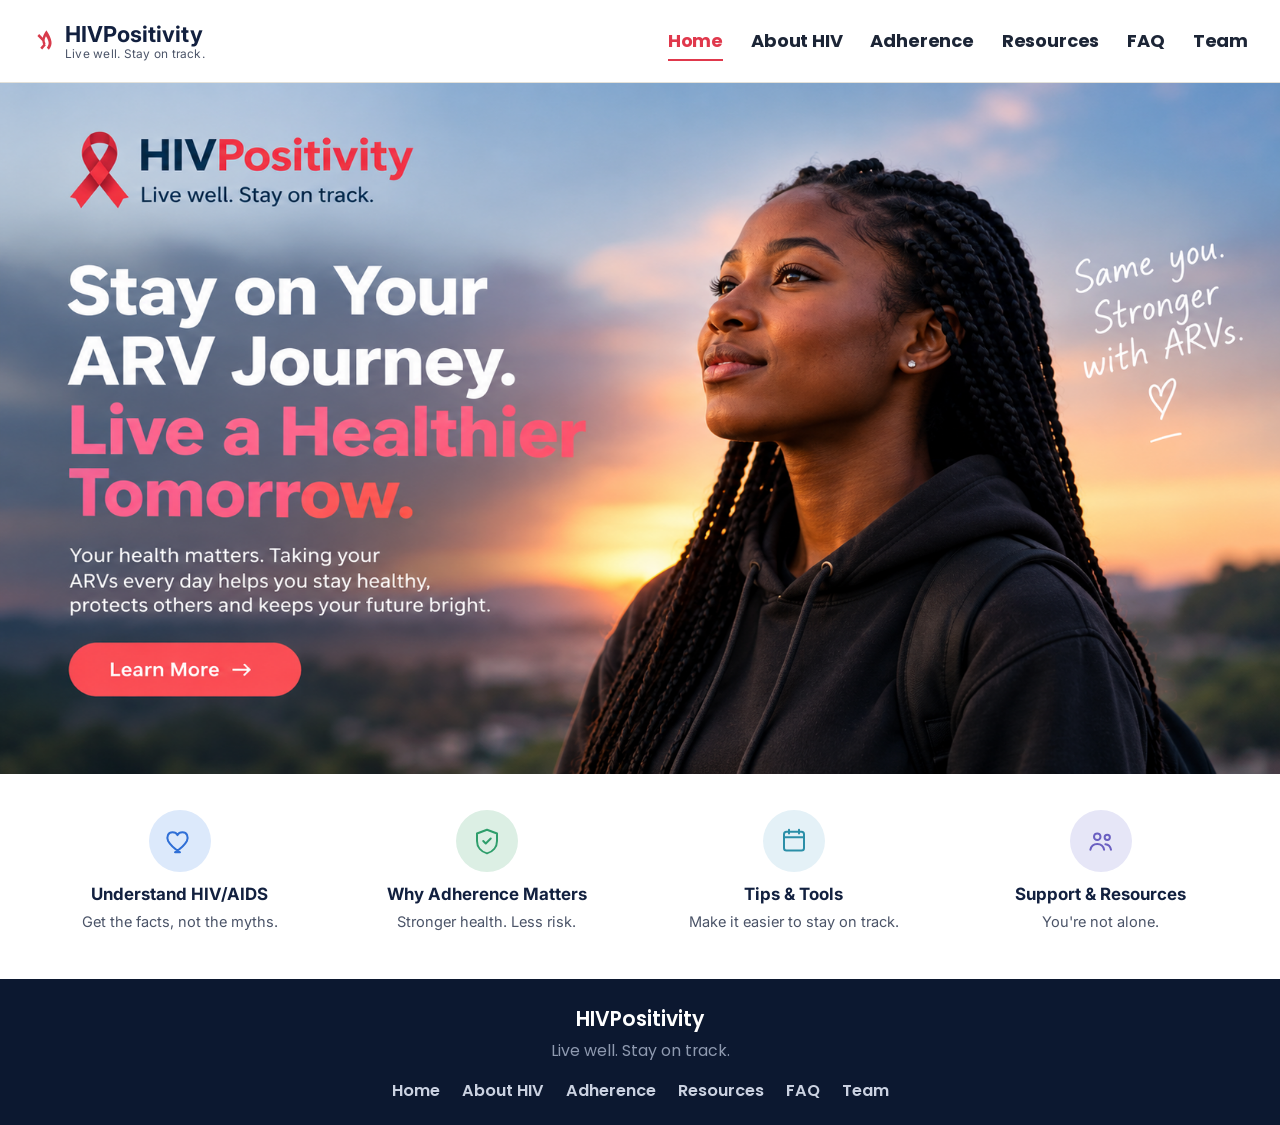
<file: index.html>
<!doctype html>
<html lang="en">
  <head>
    <meta charset="UTF-8" />
    <meta name="viewport" content="width=device-width, initial-scale=1.0" />
    <title>HIVPositivity — Live well. Stay on track.</title>
    <meta
      name="description"
      content="HIVPositivity helps people living with HIV understand their condition and stay consistent with treatment, with clear facts, practical tools and trusted support."
    />
    <link rel="preconnect" href="https://fonts.googleapis.com" />
    <link rel="preconnect" href="https://fonts.gstatic.com" crossorigin />
    <link
      href="https://fonts.googleapis.com/css2?family=Inter:wght@400;500;600;700&family=Poppins:wght@500;600;700&display=swap"
      rel="stylesheet"
    />
    <link rel="stylesheet" href="css/style.css" />
  </head>
  <body>
    <a class="skip-link" href="#main">Skip to content</a>

    <header class="site-header">
      <div class="container">
        <a class="logo" href="index.html">
          <svg
            class="logo-mark"
            viewBox="0 0 32 32"
            fill="none"
            xmlns="http://www.w3.org/2000/svg"
            aria-hidden="true"
          >
            <path
              d="M17.2 3.3c-2.5 3.2-4 6.2-4.4 8.8L8.5 7.6 6.4 10l5.8 6.1c.1 1.7.7 3.4 1.8 5.1l2.1-2.1c-1.6-2.7-1.5-5.6.4-8.7 1.7 2.5 2.8 4.8 3.1 6.9.4 2.2-.3 4.4-2 6.8l2.4 2.2c2.5-3.2 3.5-6.3 3.1-9.4-.5-3.9-2.4-8.4-6.1-13.6Z"
              fill="#d83b4b"
            />
            <path d="m14.4 18.6-4.6 5.5 2.3 2 4.3-5.2" fill="#d83b4b" />
          </svg>
          <span class="logo-text">
            <span class="name">HIVPositivity</span>
            <span class="tagline">Live well. Stay on track.</span>
          </span>
        </a>

        <button
          class="nav-toggle"
          aria-expanded="false"
          aria-controls="main-nav"
          aria-label="Toggle navigation menu"
        >
          <span></span><span></span><span></span>
        </button>

        <nav class="main-nav" id="main-nav" aria-label="Primary">
          <ul>
            <li><a href="index.html" aria-current="page">Home</a></li>
            <li><a href="understanding-hiv.html">About HIV</a></li>
            <li><a href="adherence.html">Adherence</a></li>
            <li><a href="resources.html">Resources</a></li>
            <li><a href="faq.html">FAQ</a></li>
            <li><a href="team.html">Team</a></li>
          </ul>
        </nav>
      </div>
    </header>

    <main id="main">
      <section class="hero">
        <div class="hero-image" aria-hidden="true"></div>
        <div class="hero-shade" aria-hidden="true"></div>
        <div class="container">
          <div class="hero-content">
            <h1>
              Your Health.<br />Your Journey.<br /><span class="accent"
                >HIVPositivity.</span
              >
            </h1>
            <p class="hero-sub">
              Stay informed. Stay consistent. Live a healthier, brighter future.
            </p>
            <a class="btn btn-primary" href="understanding-hiv.html"
              >Learn More <span aria-hidden="true">→</span></a
            >
          </div>
        </div>
      </section>

      <section class="feature-grid">
        <div class="container">
          <div class="grid">
            <a class="feature-card" href="understanding-hiv.html">
              <span class="feature-icon" aria-hidden="true">
                <svg
                  viewBox="0 0 24 24"
                  fill="none"
                  xmlns="http://www.w3.org/2000/svg"
                >
                  <path
                    d="M12 21s-7-4.35-9.5-9C1 8.5 2.5 5 6 5c2 0 3.5 1.2 4 2.3.5-1.1 2-2.3 4-2.3 3.5 0 5 3.5 3.5 7-2.5 4.65-9.5 9-9.5 9Z"
                    stroke="#2f6fd6"
                    stroke-width="1.6"
                    stroke-linejoin="round"
                  />
                </svg>
              </span>
              <h3>Understand HIV/AIDS</h3>
              <p>Get the facts, not the myths.</p>
            </a>

            <a class="feature-card" href="adherence.html">
              <span class="feature-icon" aria-hidden="true">
                <svg
                  viewBox="0 0 24 24"
                  fill="none"
                  xmlns="http://www.w3.org/2000/svg"
                >
                  <path
                    d="M12 3 4 6v6c0 5 3.4 8.7 8 9.9 4.6-1.2 8-4.9 8-9.9V6l-8-3Z"
                    stroke="#2e9e6b"
                    stroke-width="1.6"
                    stroke-linejoin="round"
                  />
                  <path
                    d="M9 12l2 2 4-4"
                    stroke="#2e9e6b"
                    stroke-width="1.6"
                    stroke-linecap="round"
                    stroke-linejoin="round"
                  />
                </svg>
              </span>
              <h3>Why Adherence Matters</h3>
              <p>Stronger health. Less risk.</p>
            </a>

            <a class="feature-card" href="tips-and-tools.html">
              <span class="feature-icon" aria-hidden="true">
                <svg
                  viewBox="0 0 24 24"
                  fill="none"
                  xmlns="http://www.w3.org/2000/svg"
                >
                  <rect
                    x="4"
                    y="4.5"
                    width="16"
                    height="15"
                    rx="2"
                    stroke="#2b8fa8"
                    stroke-width="1.6"
                  />
                  <path
                    d="M4 9h16M8 3v3M16 3v3"
                    stroke="#2b8fa8"
                    stroke-width="1.6"
                    stroke-linecap="round"
                  />
                </svg>
              </span>
              <h3>Tips &amp; Tools</h3>
              <p>Make it easier to stay on track.</p>
            </a>

            <a class="feature-card" href="resources.html">
              <span class="feature-icon" aria-hidden="true">
                <svg
                  viewBox="0 0 24 24"
                  fill="none"
                  xmlns="http://www.w3.org/2000/svg"
                >
                  <circle
                    cx="9"
                    cy="8.5"
                    r="2.6"
                    stroke="#6a5fc1"
                    stroke-width="1.6"
                  />
                  <path
                    d="M3.5 19c.6-3 2.7-4.7 5.5-4.7s4.9 1.7 5.5 4.7"
                    stroke="#6a5fc1"
                    stroke-width="1.6"
                    stroke-linecap="round"
                  />
                  <circle
                    cx="17"
                    cy="9"
                    r="2.1"
                    stroke="#6a5fc1"
                    stroke-width="1.6"
                  />
                  <path
                    d="M15.5 14.6c2.4.2 4 1.8 4.5 4.4"
                    stroke="#6a5fc1"
                    stroke-width="1.6"
                    stroke-linecap="round"
                  />
                </svg>
              </span>
              <h3>Support &amp; Resources</h3>
              <p>You're not alone.</p>
            </a>
          </div>
        </div>
      </section>
    </main>

    <footer class="site-footer">
      <div class="container">
        <div class="footer-brand">HIVPositivity</div>
        <div class="footer-tagline">Live well. Stay on track.</div>
        <nav aria-label="Footer">
          <ul class="footer-nav">
            <li><a href="index.html">Home</a></li>
            <li><a href="understanding-hiv.html">About HIV</a></li>
            <li><a href="adherence.html">Adherence</a></li>
            <li><a href="resources.html">Resources</a></li>
            <li><a href="faq.html">FAQ</a></li>
            <li><a href="team.html">Team</a></li>
          </ul>
        </nav>
      </div>
    </footer>

    <script src="main.js"></script>
  </body>
</html>
</file>
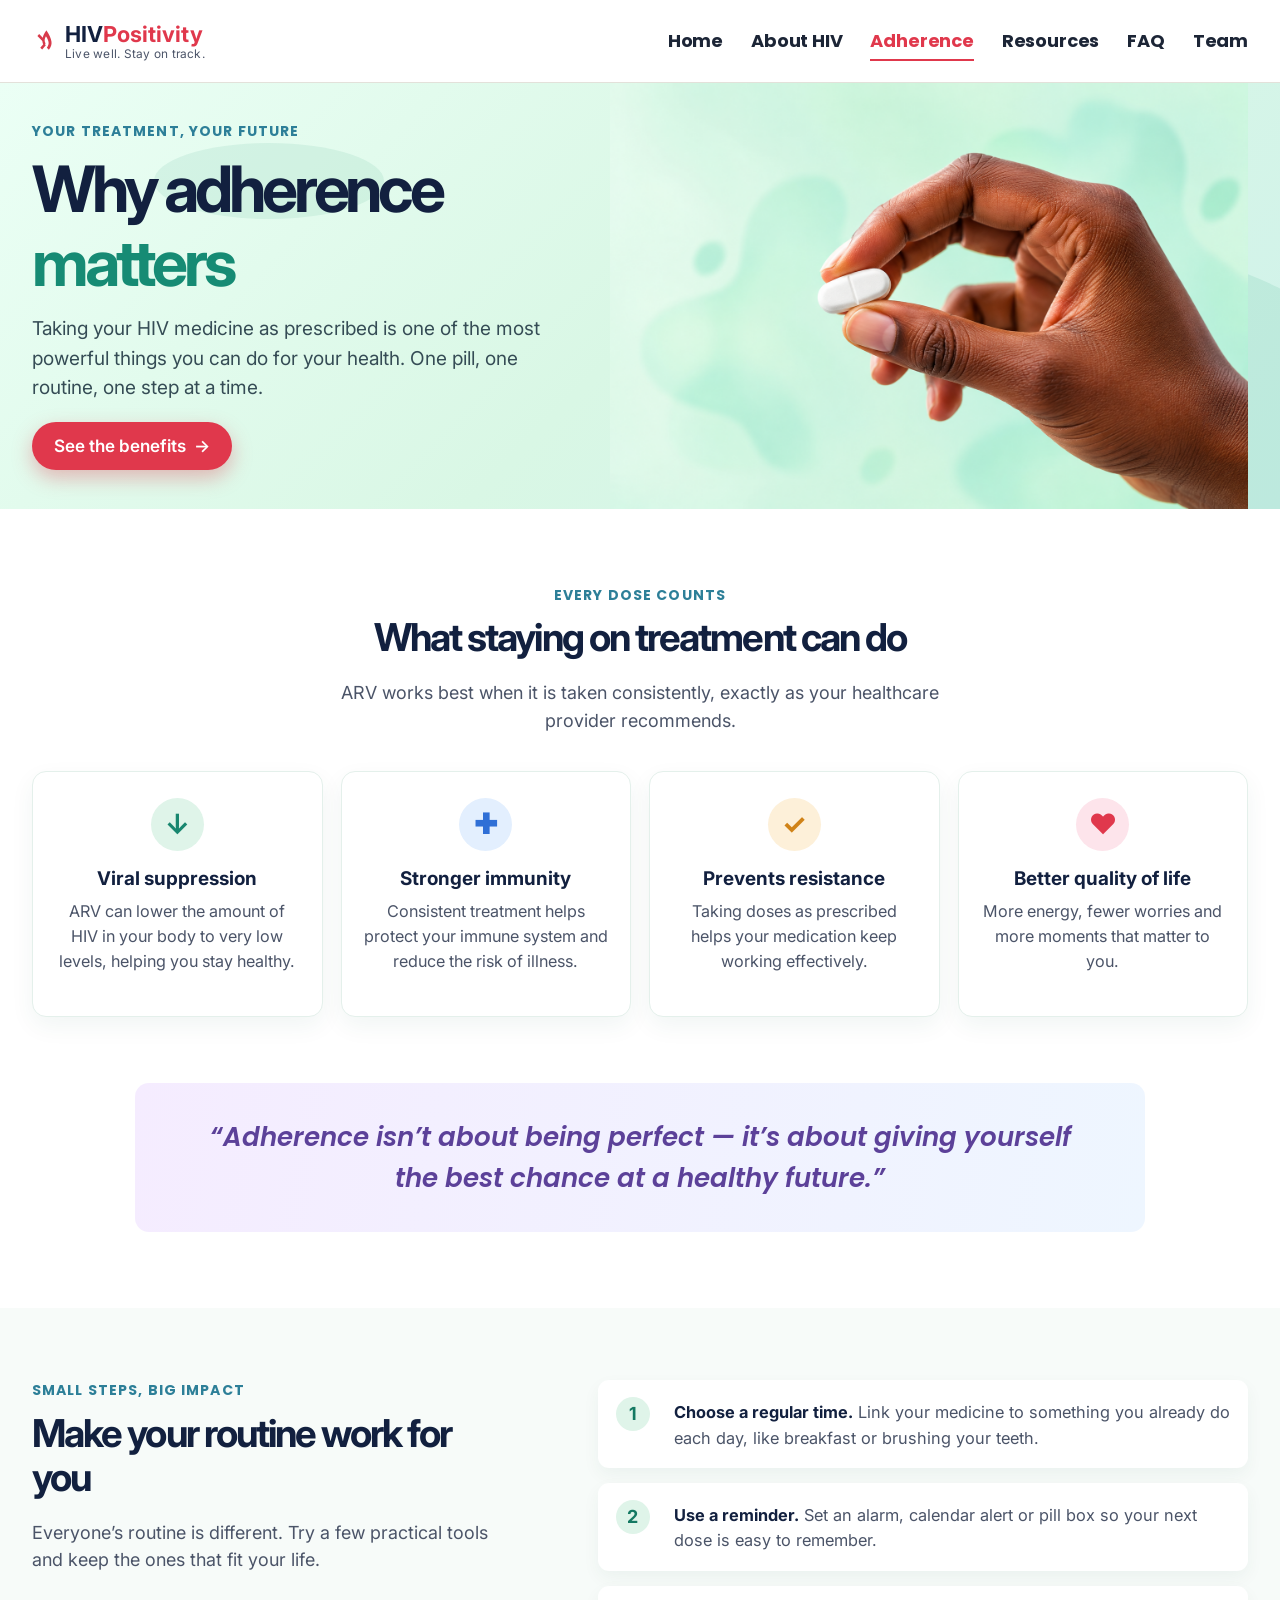
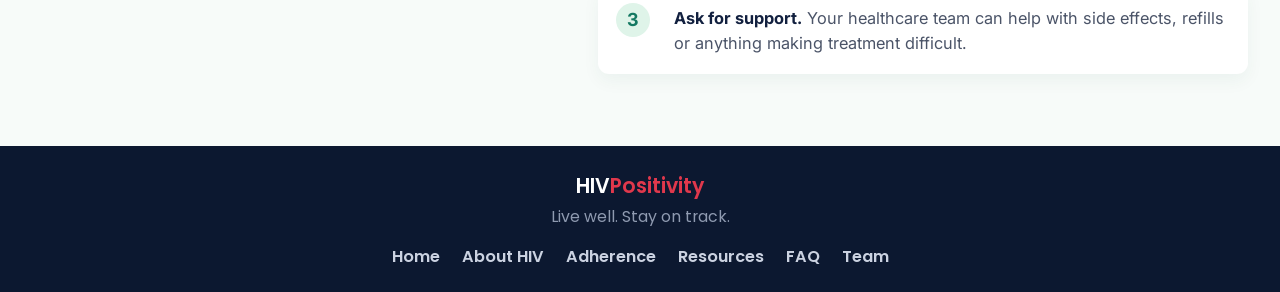
<file: adherence.html>
<!doctype html>
<html lang="en">
  <head>
    <meta charset="UTF-8" />
    <meta name="viewport" content="width=device-width, initial-scale=1.0" />
    <title>Why Adherence Matters | HIVPositivity</title>
    <meta
      name="description"
      content="Learn why taking HIV treatment consistently matters and find practical ways to stay on track."
    />
    <link rel="preconnect" href="https://fonts.googleapis.com" />
    <link rel="preconnect" href="https://fonts.gstatic.com" crossorigin />
    <link
      href="https://fonts.googleapis.com/css2?family=Inter:wght@400;500;600;700&family=Poppins:wght@500;600;700&display=swap"
      rel="stylesheet"
    />
    <link rel="stylesheet" href="css/style.css" />
  </head>
  <body class="adherence-page">
    <a class="skip-link" href="#main">Skip to content</a>
    <header class="site-header">
      <div class="container">
        <a class="logo" href="index.html" aria-label="HIVPositivity home">
          <svg
            class="logo-mark"
            viewBox="0 0 32 32"
            fill="none"
            xmlns="http://www.w3.org/2000/svg"
            aria-hidden="true"
          >
            <path
              d="M17.2 3.3c-2.5 3.2-4 6.2-4.4 8.8L8.5 7.6 6.4 10l5.8 6.1c.1 1.7.7 3.4 1.8 5.1l2.1-2.1c-1.6-2.7-1.5-5.6.4-8.7 1.7 2.5 2.8 4.8 3.1 6.9.4 2.2-.3 4.4-2 6.8l2.4 2.2c2.5-3.2 3.5-6.3 3.1-9.4-.5-3.9-2.4-8.4-6.1-13.6Z"
              fill="#d83b4b"
            />
            <path d="m14.4 18.6-4.6 5.5 2.3 2 4.3-5.2" fill="#d83b4b" />
          </svg>
          <span class="logo-text"
            ><span class="name"
              >HIV<span class="logo-positive">Positivity</span></span
            ><span class="tagline">Live well. Stay on track.</span></span
          >
        </a>
        <button
          class="nav-toggle"
          aria-expanded="false"
          aria-controls="main-nav"
          aria-label="Toggle navigation menu"
        >
          <span></span><span></span><span></span>
        </button>
        <nav class="main-nav" id="main-nav" aria-label="Primary">
          <ul>
            <li><a href="index.html">Home</a></li>
            <li><a href="understanding-hiv.html">About HIV</a></li>
            <li><a href="adherence.html" aria-current="page">Adherence</a></li>
            <li><a href="resources.html">Resources</a></li>
            <li><a href="faq.html">FAQ</a></li>
            <li><a href="team.html">Team</a></li>
          </ul>
        </nav>
      </div>
    </header>

    <main id="main">
      <section class="adherence-hero">
        <div class="container adherence-hero-inner">
          <div class="adherence-hero-copy">
            <p class="eyebrow">Your treatment, your future</p>
            <h1>Why adherence<br /><span>matters</span></h1>
            <p>
              Taking your HIV medicine as prescribed is one of the most powerful
              things you can do for your health. One pill, one routine, one step
              at a time.
            </p>
            <a class="btn btn-primary" href="#benefits"
              >See the benefits <span aria-hidden="true">→</span></a
            >
          </div>
          <div class="adherence-image">
            <img src="imgs/img3.png" alt="A hand holding a white tablet" />
          </div>
        </div>
      </section>

      <section class="benefits-section" id="benefits">
        <div class="container">
          <div class="section-intro">
            <p class="eyebrow">Every dose counts</p>
            <h2>What staying on treatment can do</h2>
            <p>
              ARV works best when it is taken consistently, exactly as your
              healthcare provider recommends.
            </p>
          </div>
          <div class="benefit-grid">
            <article class="benefit-card">
              <span class="benefit-icon">↓</span>
              <h3>Viral suppression</h3>
              <p>
                ARV can lower the amount of HIV in your body to very low levels,
                helping you stay healthy.
              </p>
            </article>
            <article class="benefit-card">
              <span class="benefit-icon">✚</span>
              <h3>Stronger immunity</h3>
              <p>
                Consistent treatment helps protect your immune system and reduce
                the risk of illness.
              </p>
            </article>
            <article class="benefit-card">
              <span class="benefit-icon">✓</span>
              <h3>Prevents resistance</h3>
              <p>
                Taking doses as prescribed helps your medication keep working
                effectively.
              </p>
            </article>
            <article class="benefit-card">
              <span class="benefit-icon">♥</span>
              <h3>Better quality of life</h3>
              <p>
                More energy, fewer worries and more moments that matter to you.
              </p>
            </article>
          </div>
        </div>
      </section>

      <section class="adherence-message">
        <div class="container">
          <blockquote>
            “Adherence isn’t about being perfect — it’s about giving yourself
            the best chance at a healthy future.”
          </blockquote>
        </div>
      </section>

      <section class="adherence-steps">
        <div class="container steps-layout">
          <div>
            <p class="eyebrow">Small steps, big impact</p>
            <h2>Make your routine work for you</h2>
            <p>
              Everyone’s routine is different. Try a few practical tools and
              keep the ones that fit your life.
            </p>
          </div>
          <div class="step-list">
            <div>
              <strong>1</strong>
              <p>
                <b>Choose a regular time.</b> Link your medicine to something
                you already do each day, like breakfast or brushing your teeth.
              </p>
            </div>
            <div>
              <strong>2</strong>
              <p>
                <b>Use a reminder.</b> Set an alarm, calendar alert or pill box
                so your next dose is easy to remember.
              </p>
            </div>
            <div>
              <strong>3</strong>
              <p>
                <b>Ask for support.</b> Your healthcare team can help with side
                effects, refills or anything making treatment difficult.
              </p>
            </div>
          </div>
        </div>
      </section>
    </main>

    <footer class="site-footer">
      <div class="container">
        <div class="footer-brand">
          HIV<span class="logo-positive">Positivity</span>
        </div>
        <div class="footer-tagline">Live well. Stay on track.</div>
        <nav aria-label="Footer">
          <ul class="footer-nav">
            <li><a href="index.html">Home</a></li>
            <li><a href="understanding-hiv.html">About HIV</a></li>
            <li><a href="adherence.html">Adherence</a></li>
            <li><a href="resources.html">Resources</a></li>
            <li><a href="faq.html">FAQ</a></li>
            <li><a href="team.html">Team</a></li>
          </ul>
        </nav>
      </div>
    </footer>
    <script src="main.js"></script>
  </body>
</html>
</file>
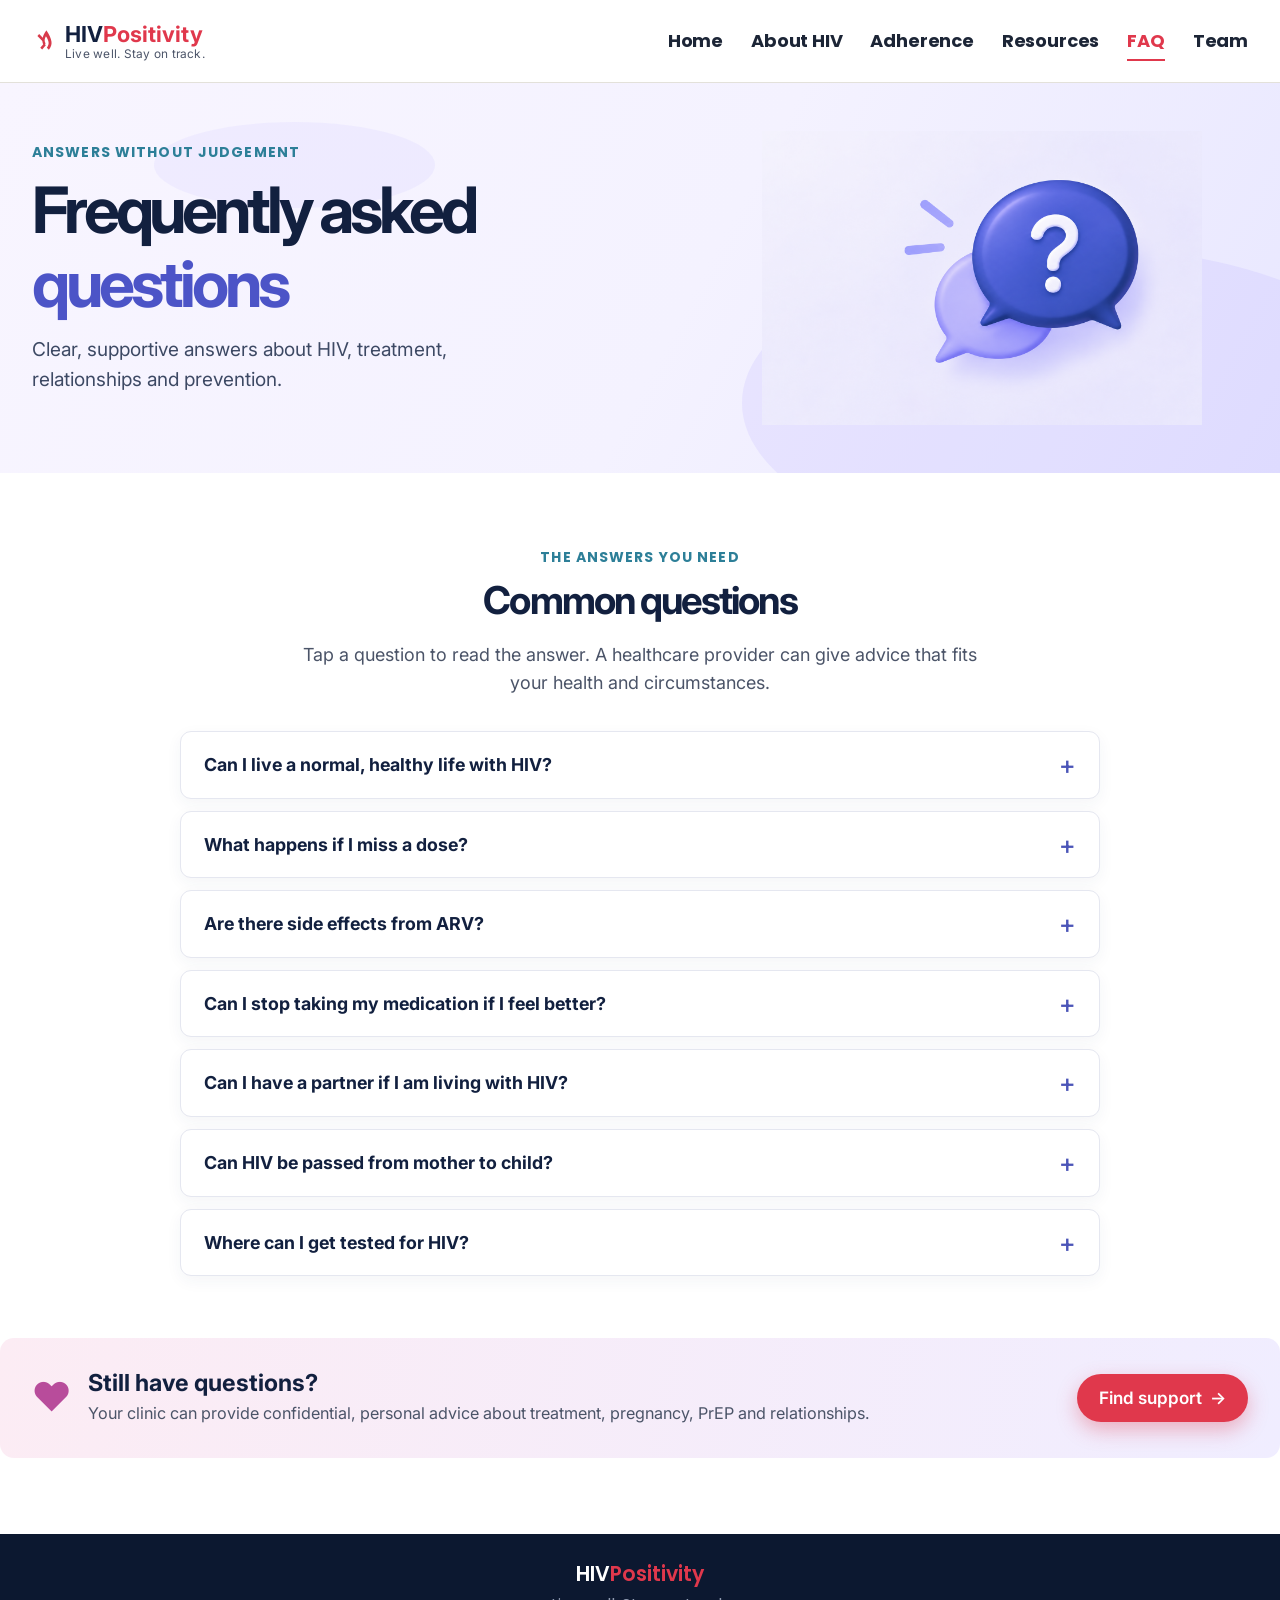
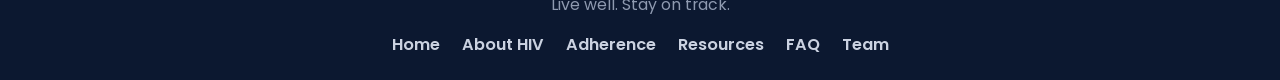
<file: faq.html>
<!doctype html>
<html lang="en">
  <head>
    <meta charset="UTF-8" />
    <meta name="viewport" content="width=device-width, initial-scale=1.0" />
    <title>Frequently Asked Questions | HIVPositivity</title>
    <meta
      name="description"
      content="Clear answers to common questions about living with HIV, treatment, relationships and prevention in Botswana."
    />
    <link rel="preconnect" href="https://fonts.googleapis.com" />
    <link rel="preconnect" href="https://fonts.gstatic.com" crossorigin />
    <link
      href="https://fonts.googleapis.com/css2?family=Inter:wght@400;500;600;700&family=Poppins:wght@500;600;700&display=swap"
      rel="stylesheet"
    />
    <link rel="stylesheet" href="css/style.css" />
  </head>
  <body class="faq-page">
    <a class="skip-link" href="#main">Skip to content</a>
    <header class="site-header">
      <div class="container">
        <a class="logo" href="index.html" aria-label="HIVPositivity home">
          <svg
            class="logo-mark"
            viewBox="0 0 32 32"
            fill="none"
            xmlns="http://www.w3.org/2000/svg"
            aria-hidden="true"
          >
            <path
              d="M17.2 3.3c-2.5 3.2-4 6.2-4.4 8.8L8.5 7.6 6.4 10l5.8 6.1c.1 1.7.7 3.4 1.8 5.1l2.1-2.1c-1.6-2.7-1.5-5.6.4-8.7 1.7 2.5 2.8 4.8 3.1 6.9.4 2.2-.3 4.4-2 6.8l2.4 2.2c2.5-3.2 3.5-6.3 3.1-9.4-.5-3.9-2.4-8.4-6.1-13.6Z"
              fill="#d83b4b"
            />
            <path d="m14.4 18.6-4.6 5.5 2.3 2 4.3-5.2" fill="#d83b4b" />
          </svg>
          <span class="logo-text"
            ><span class="name"
              >HIV<span class="logo-positive">Positivity</span></span
            ><span class="tagline">Live well. Stay on track.</span></span
          >
        </a>
        <button
          class="nav-toggle"
          aria-expanded="false"
          aria-controls="main-nav"
          aria-label="Toggle navigation menu"
        >
          <span></span><span></span><span></span>
        </button>
        <nav class="main-nav" id="main-nav" aria-label="Primary">
          <ul>
            <li><a href="index.html">Home</a></li>
            <li><a href="understanding-hiv.html">About HIV</a></li>
            <li><a href="adherence.html">Adherence</a></li>
            <li><a href="resources.html">Resources</a></li>
            <li><a href="faq.html" aria-current="page">FAQ</a></li>
            <li><a href="team.html">Team</a></li>
          </ul>
        </nav>
      </div>
    </header>

    <main id="main">
      <section class="faq-hero">
        <div class="container faq-hero-inner">
          <div>
            <p class="eyebrow">Answers without judgement</p>
            <h1>Frequently asked<br /><span>questions</span></h1>
            <p>
              Clear, supportive answers about HIV, treatment, relationships and
              prevention.
            </p>
          </div>
          <div class="faq-hero-art">
            <img
              src="imgs/img5.png"
              alt="Speech bubbles with a question mark"
            />
          </div>
        </div>
      </section>

      <section class="faq-section" aria-labelledby="faq-heading">
        <div class="container">
          <div class="faq-intro">
            <p class="eyebrow">The answers you need</p>
            <h2 id="faq-heading">Common questions</h2>
            <p>
              Tap a question to read the answer. A healthcare provider can give
              advice that fits your health and circumstances.
            </p>
          </div>
          <div class="faq-list">
            <details>
              <summary>
                <span>Can I live a normal, healthy life with HIV?</span>
              </summary>
              <div class="faq-answer">
                <p>
                  Yes. HIV treatment (ARV) can control the virus and protect
                  your immune system. Taking it consistently and keeping clinic
                  appointments can help you live a long, healthy life.
                </p>
              </div>
            </details>
            <details>
              <summary><span>What happens if I miss a dose?</span></summary>
              <div class="faq-answer">
                <p>
                  Take the missed dose as soon as you remember, unless it is
                  almost time for your next dose. Do not take a double dose. If
                  this happens often, ask your clinic for advice and help
                  finding a routine that works for you.
                </p>
              </div>
            </details>
            <details>
              <summary><span>Are there side effects from ARV?</span></summary>
              <div class="faq-answer">
                <p>
                  Some people have side effects, especially when starting a new
                  medicine. They are often manageable. Do not stop treatment on
                  your own—speak with your healthcare provider, who can help you
                  manage symptoms or review your treatment.
                </p>
              </div>
            </details>
            <details>
              <summary>
                <span>Can I stop taking my medication if I feel better?</span>
              </summary>
              <div class="faq-answer">
                <p>
                  No. Feeling better often means your treatment is working.
                  Stopping ARV can allow HIV to increase again and may make
                  treatment harder in the future. Talk to your healthcare
                  provider before making any change.
                </p>
              </div>
            </details>
            <details>
              <summary>
                <span>Can I have a partner if I am living with HIV?</span>
              </summary>
              <div class="faq-answer">
                <p>
                  Yes. People living with HIV can have loving, healthy
                  relationships. When ARV keeps your viral load undetectable,
                  HIV is not sexually transmitted (U=U). An HIV-negative partner
                  can also ask a Botswana clinic about PrEP, a medicine that
                  helps prevent HIV; Botswana’s HIV guidelines include PrEP for
                  partners in HIV-discordant relationships. Condoms still help
                  prevent other sexually transmitted infections and pregnancy.
                </p>
              </div>
            </details>
            <details>
              <summary>
                <span>Can HIV be passed from mother to child?</span>
              </summary>
              <div class="faq-answer">
                <p>
                  HIV can be passed during pregnancy, birth or breastfeeding,
                  but this risk can be greatly reduced. Botswana provides
                  prevention of mother-to-child transmission services. HIV
                  testing in pregnancy, starting and staying on ARV, viral-load
                  monitoring and the baby’s recommended care all matter. Speak
                  with an antenatal or HIV clinic early for a personal pregnancy
                  and infant-feeding plan.
                </p>
              </div>
            </details>
            <details>
              <summary><span>Where can I get tested for HIV?</span></summary>
              <div class="faq-answer">
                <p>
                  HIV testing is available through government health facilities
                  and dedicated testing services in Botswana. Visit a clinic
                  near you or see the
                  <a href="resources.html">support and resources page</a> for
                  starting points.
                </p>
              </div>
            </details>
          </div>
        </div>
      </section>

      <aside class="faq-help">
        <div class="container">
          <div>
            <span aria-hidden="true">♥</span>
            <div>
              <h2>Still have questions?</h2>
              <p>
                Your clinic can provide confidential, personal advice about
                treatment, pregnancy, PrEP and relationships.
              </p>
            </div>
          </div>
          <a class="btn btn-primary" href="resources.html"
            >Find support <span aria-hidden="true">→</span></a
          >
        </div>
      </aside>
    </main>

    <footer class="site-footer">
      <div class="container">
        <div class="footer-brand">
          HIV<span class="logo-positive">Positivity</span>
        </div>
        <div class="footer-tagline">Live well. Stay on track.</div>
        <nav aria-label="Footer">
          <ul class="footer-nav">
            <li><a href="index.html">Home</a></li>
            <li><a href="understanding-hiv.html">About HIV</a></li>
            <li><a href="adherence.html">Adherence</a></li>
            <li><a href="resources.html">Resources</a></li>
            <li><a href="faq.html">FAQ</a></li>
            <li><a href="team.html">Team</a></li>
          </ul>
        </nav>
      </div>
    </footer>
    <script src="main.js"></script>
  </body>
</html>
</file>
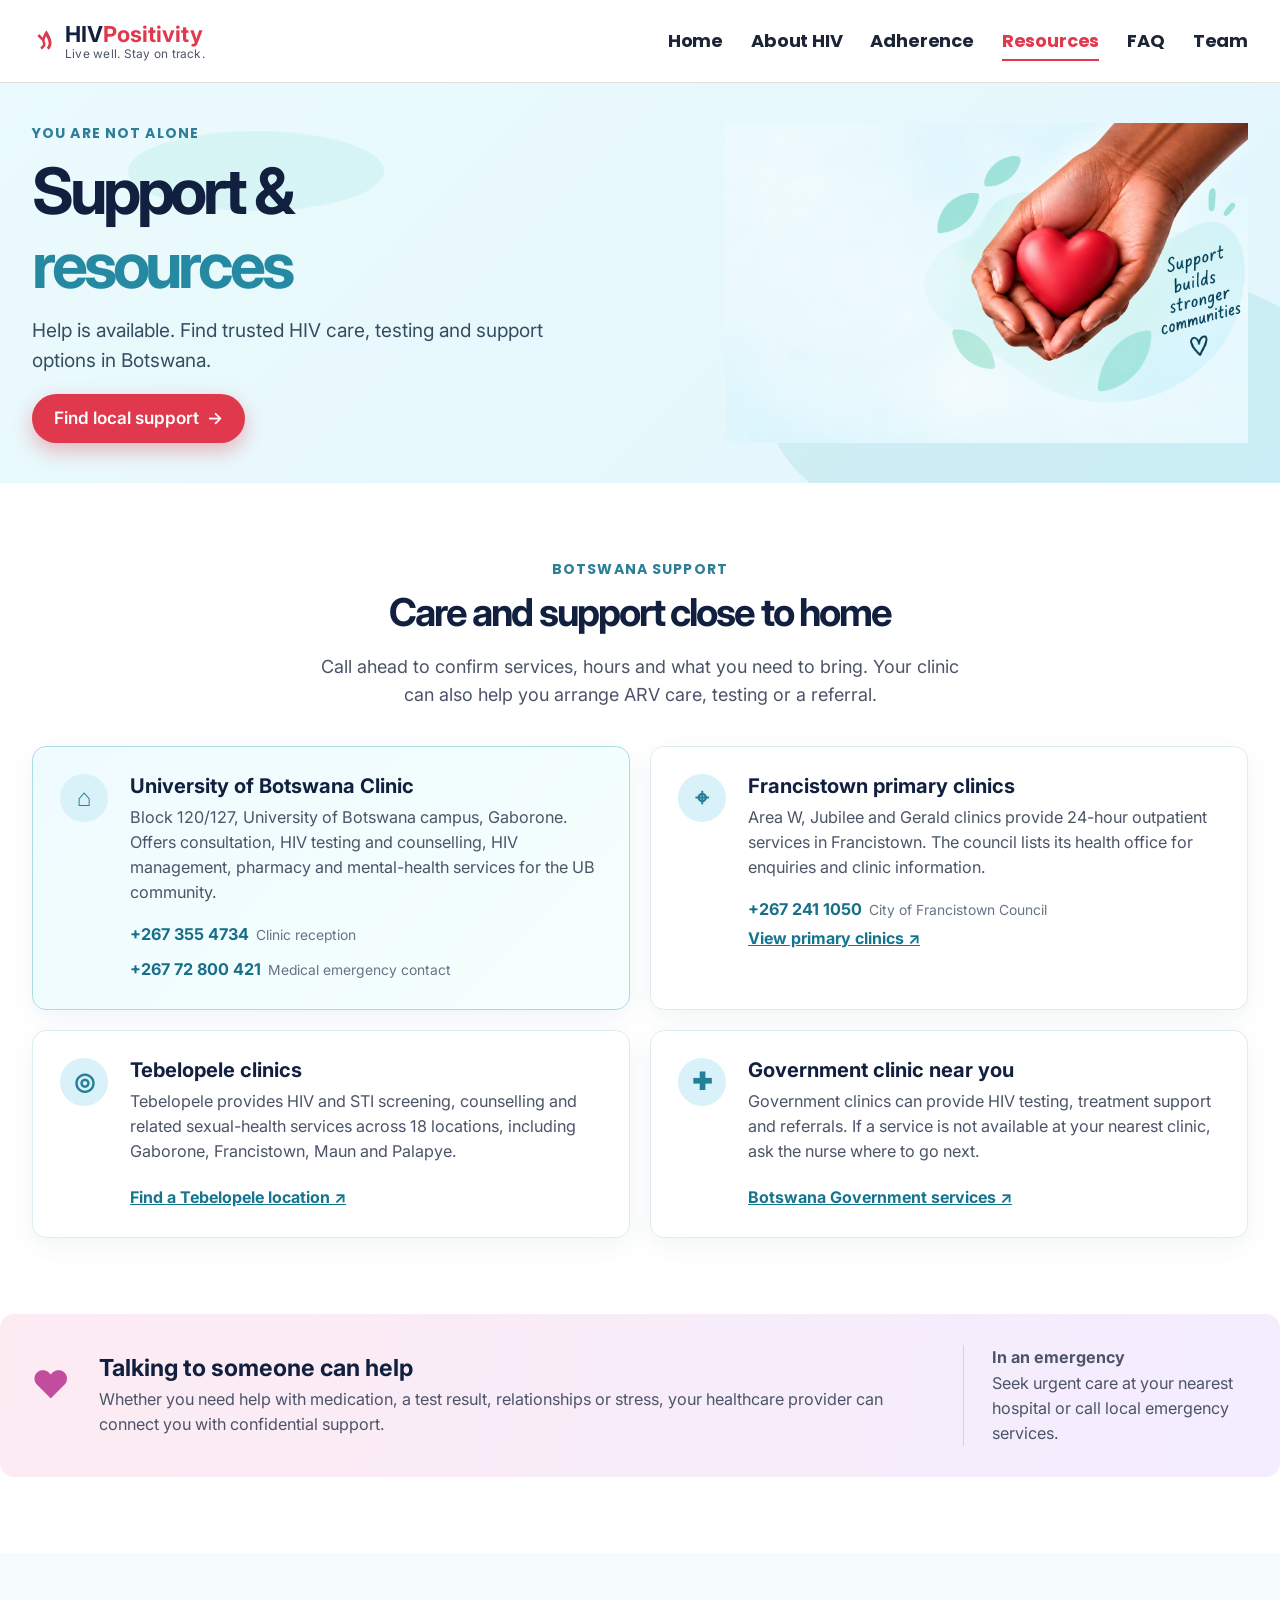
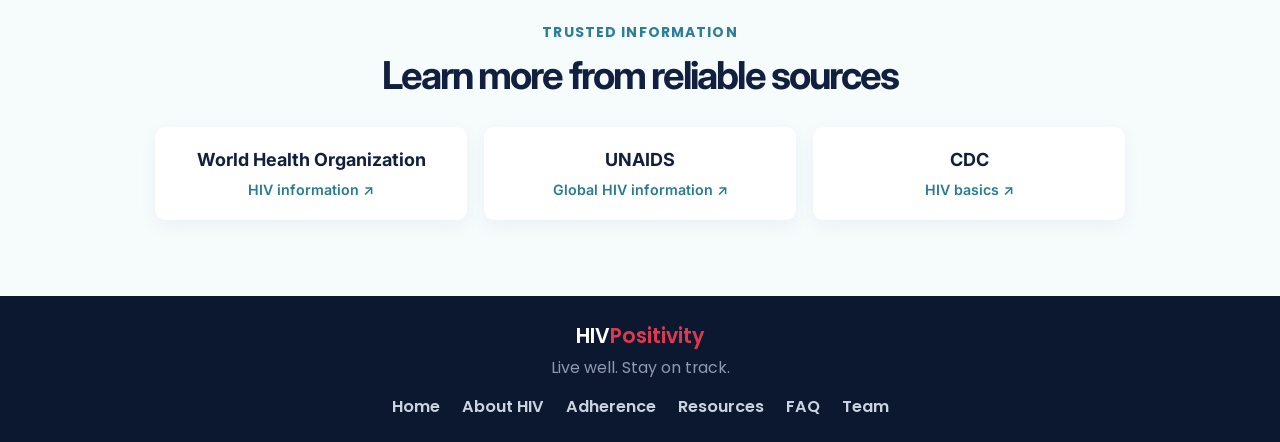
<file: resources.html>
<!doctype html>
<html lang="en">
  <head>
    <meta charset="UTF-8" />
    <meta name="viewport" content="width=device-width, initial-scale=1.0" />
    <title>Support & Resources | HIVPositivity</title>
    <meta
      name="description"
      content="Botswana-based HIV support, clinics and trusted resources."
    />
    <link rel="preconnect" href="https://fonts.googleapis.com" />
    <link rel="preconnect" href="https://fonts.gstatic.com" crossorigin />
    <link
      href="https://fonts.googleapis.com/css2?family=Inter:wght@400;500;600;700&family=Poppins:wght@500;600;700&display=swap"
      rel="stylesheet"
    />
    <link rel="stylesheet" href="css/style.css" />
  </head>
  <body class="resources-page">
    <a class="skip-link" href="#main">Skip to content</a>
    <header class="site-header">
      <div class="container">
        <a class="logo" href="index.html" aria-label="HIVPositivity home"
          ><svg
            class="logo-mark"
            viewBox="0 0 32 32"
            fill="none"
            xmlns="http://www.w3.org/2000/svg"
            aria-hidden="true"
          >
            <path
              d="M17.2 3.3c-2.5 3.2-4 6.2-4.4 8.8L8.5 7.6 6.4 10l5.8 6.1c.1 1.7.7 3.4 1.8 5.1l2.1-2.1c-1.6-2.7-1.5-5.6.4-8.7 1.7 2.5 2.8 4.8 3.1 6.9.4 2.2-.3 4.4-2 6.8l2.4 2.2c2.5-3.2 3.5-6.3 3.1-9.4-.5-3.9-2.4-8.4-6.1-13.6Z"
              fill="#d83b4b"
            />
            <path d="m14.4 18.6-4.6 5.5 2.3 2 4.3-5.2" fill="#d83b4b" /></svg
          ><span class="logo-text"
            ><span class="name"
              >HIV<span class="logo-positive">Positivity</span></span
            ><span class="tagline">Live well. Stay on track.</span></span
          ></a
        ><button
          class="nav-toggle"
          aria-expanded="false"
          aria-controls="main-nav"
          aria-label="Toggle navigation menu"
        >
          <span></span><span></span><span></span>
        </button>
        <nav class="main-nav" id="main-nav" aria-label="Primary">
          <ul>
            <li><a href="index.html">Home</a></li>
            <li><a href="understanding-hiv.html">About HIV</a></li>
            <li><a href="adherence.html">Adherence</a></li>
            <li><a href="resources.html" aria-current="page">Resources</a></li>
            <li><a href="faq.html">FAQ</a></li>
            <li><a href="team.html">Team</a></li>
          </ul>
        </nav>
      </div>
    </header>
    <main id="main">
      <section class="resources-hero">
        <div class="container resources-hero-inner">
          <div>
            <p class="eyebrow">You are not alone</p>
            <h1>Support &amp;<br /><span>resources</span></h1>
            <p>
              Help is available. Find trusted HIV care, testing and support
              options in Botswana.
            </p>
            <a class="btn btn-primary" href="#local-support"
              >Find local support <span aria-hidden="true">→</span></a
            >
          </div>
          <div class="resources-hero-art">
            <img
              src="imgs/img4.png"
              alt="Hands holding a heart with the message Support builds stronger communities"
            />
          </div>
        </div>
      </section>
      <section class="local-support" id="local-support">
        <div class="container">
          <div class="section-intro">
            <p class="eyebrow">Botswana support</p>
            <h2>Care and support close to home</h2>
            <p>
              Call ahead to confirm services, hours and what you need to bring.
              Your clinic can also help you arrange ARV care, testing or a
              referral.
            </p>
          </div>
          <div class="support-grid">
            <article class="support-card featured">
              <span class="support-icon">⌂</span>
              <div>
                <h3>University of Botswana Clinic</h3>
                <p>
                  Block 120/127, University of Botswana campus, Gaborone. Offers
                  consultation, HIV testing and counselling, HIV management,
                  pharmacy and mental-health services for the UB community.
                </p>
                <p class="contact-line">
                  <a href="tel:+2673554734">+267 355 4734</a
                  ><span>Clinic reception</span>
                </p>
                <p class="contact-line">
                  <a href="tel:+26772800421">+267 72 800 421</a
                  ><span>Medical emergency contact</span>
                </p>
              </div>
            </article>
            <article class="support-card">
              <span class="support-icon">⌖</span>
              <div>
                <h3>Francistown primary clinics</h3>
                <p>
                  Area W, Jubilee and Gerald clinics provide 24-hour outpatient
                  services in Francistown. The council lists its health office
                  for enquiries and clinic information.
                </p>
                <p class="contact-line">
                  <a href="tel:+2672411050">+267 241 1050</a
                  ><span>City of Francistown Council</span>
                </p>
                <a
                  class="text-link"
                  href="https://www.cofc.gov.bw/primary-health-clinics/"
                  target="_blank"
                  rel="noopener noreferrer"
                  >View primary clinics ↗</a
                >
              </div>
            </article>
            <article class="support-card">
              <span class="support-icon">◎</span>
              <div>
                <h3>Tebelopele clinics</h3>
                <p>
                  Tebelopele provides HIV and STI screening, counselling and
                  related sexual-health services across 18 locations, including
                  Gaborone, Francistown, Maun and Palapye.
                </p>
                <a
                  class="text-link"
                  href="https://tebelopeleclinics.org.bw/"
                  target="_blank"
                  rel="noopener noreferrer"
                  >Find a Tebelopele location ↗</a
                >
              </div>
            </article>
            <article class="support-card">
              <span class="support-icon">✚</span>
              <div>
                <h3>Government clinic near you</h3>
                <p>
                  Government clinics can provide HIV testing, treatment support
                  and referrals. If a service is not available at your nearest
                  clinic, ask the nurse where to go next.
                </p>
                <a
                  class="text-link"
                  href="https://www.gov.bw/"
                  target="_blank"
                  rel="noopener noreferrer"
                  >Botswana Government services ↗</a
                >
              </div>
            </article>
          </div>
        </div>
      </section>
      <section class="resource-note">
        <div class="container">
          <div>
            <span aria-hidden="true">♥</span>
            <h2>Talking to someone can help</h2>
            <p>
              Whether you need help with medication, a test result,
              relationships or stress, your healthcare provider can connect you
              with confidential support.
            </p>
          </div>
          <p>
            <strong>In an emergency</strong><br />Seek urgent care at your
            nearest hospital or call local emergency services.
          </p>
        </div>
      </section>
      <section class="useful-links">
        <div class="container">
          <p class="eyebrow">Trusted information</p>
          <h2>Learn more from reliable sources</h2>
          <div class="useful-links-grid">
            <a
              href="https://www.who.int/health-topics/hiv-aids"
              target="_blank"
              rel="noopener noreferrer"
              >World Health Organization <span>HIV information ↗</span></a
            ><a
              href="https://www.unaids.org/en"
              target="_blank"
              rel="noopener noreferrer"
              >UNAIDS <span>Global HIV information ↗</span></a
            ><a
              href="https://www.cdc.gov/hiv/about/"
              target="_blank"
              rel="noopener noreferrer"
              >CDC <span>HIV basics ↗</span></a
            >
          </div>
        </div>
      </section>
    </main>
    <footer class="site-footer">
      <div class="container">
        <div class="footer-brand">
          HIV<span class="logo-positive">Positivity</span>
        </div>
        <div class="footer-tagline">Live well. Stay on track.</div>
        <nav aria-label="Footer">
          <ul class="footer-nav">
            <li><a href="index.html">Home</a></li>
            <li><a href="understanding-hiv.html">About HIV</a></li>
            <li><a href="adherence.html">Adherence</a></li>
            <li><a href="resources.html">Resources</a></li>
            <li><a href="faq.html">FAQ</a></li>
            <li><a href="team.html">Team</a></li>
          </ul>
        </nav>
      </div>
    </footer>
    <script src="main.js"></script>
  </body>
</html>
</file>
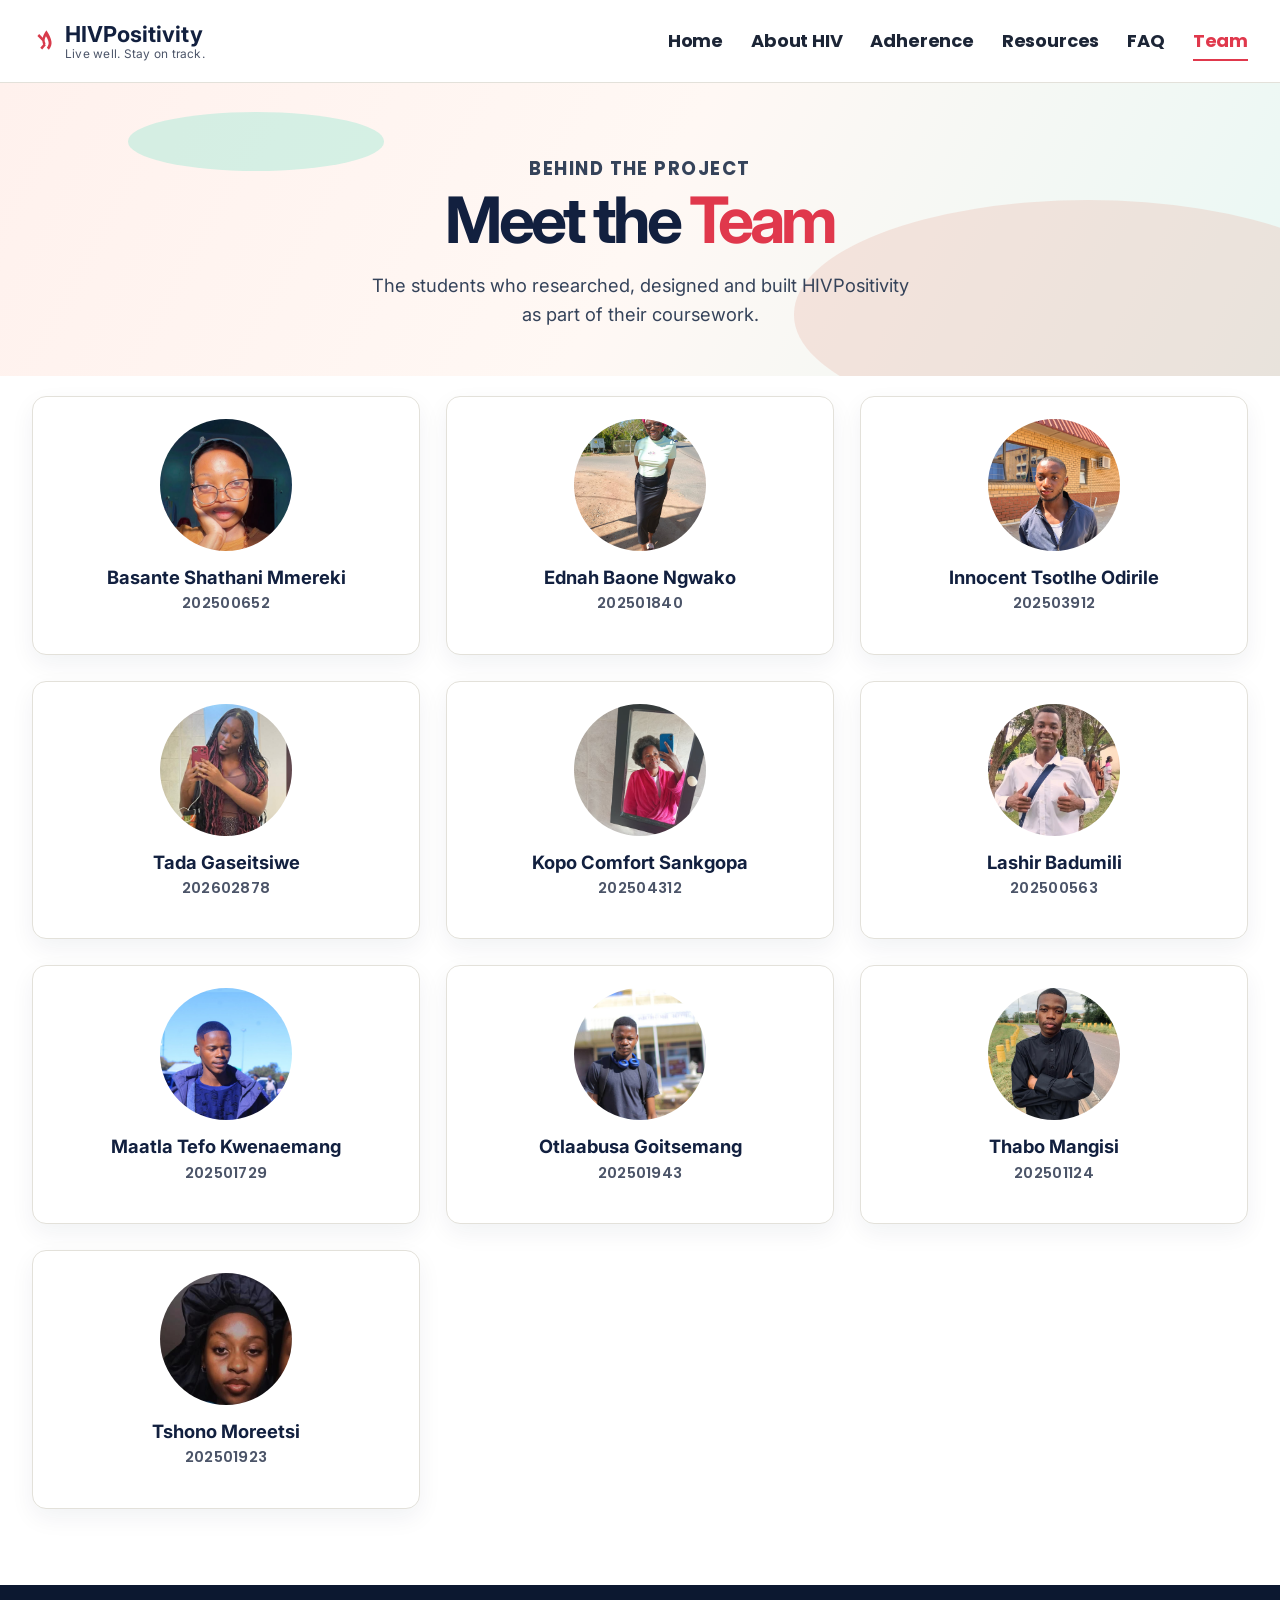
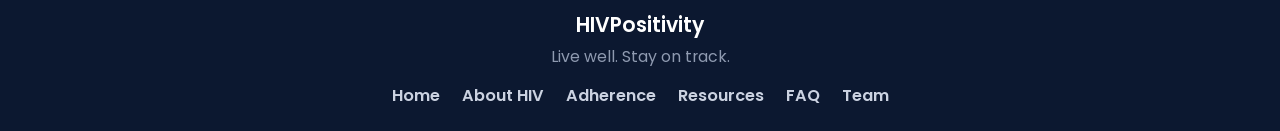
<file: team.html>
<!doctype html>
<html lang="en">
  <head>
    <meta charset="UTF-8" />
    <meta name="viewport" content="width=device-width, initial-scale=1.0" />
    <title>Meet the Team — HIVPositivity</title>
    <meta
      name="description"
      content="Meet the students behind the HIVPositivity project."
    />
    <link rel="preconnect" href="https://fonts.googleapis.com" />
    <link rel="preconnect" href="https://fonts.gstatic.com" crossorigin />
    <link
      href="https://fonts.googleapis.com/css2?family=Inter:wght@400;500;600;700&family=Poppins:wght@500;600;700&display=swap"
      rel="stylesheet"
    />
    <link rel="stylesheet" href="css/style.css" />
    <style>
      .team-page {
        background: #fff;
      }
      .team-hero {
        position: relative;
        isolation: isolate;
        overflow: hidden;
        background: linear-gradient(
          118deg,
          #fff1ed 0%,
          #fff8f4 50%,
          #e9f8f4 100%
        );
      }
      .team-hero::before,
      .team-hero::after {
        content: "";
        position: absolute;
        border-radius: 50%;
        z-index: 0;
      }
      .team-hero::before {
        width: 46%;
        height: 78%;
        right: -8%;
        bottom: -18%;
        background: rgba(228, 172, 158, 0.28);
      }
      .team-hero::after {
        width: 20%;
        height: 20%;
        left: 10%;
        top: 10%;
        background: rgba(156, 230, 210, 0.42);
      }
      .team-hero-inner {
        position: relative;
        z-index: 1;
        padding: 72px 0 48px;
        text-align: center;
      }
      .team-hero h1 {
        font-size: clamp(2.4rem, 5vw, 3.6rem);
        letter-spacing: -0.06em;
        margin-bottom: 14px;
      }
      .team-hero h1 span {
        color: var(--red);
      }
      .team-hero p {
        max-width: 560px;
        margin: 0 auto;
        color: #35435a;
        font-size: 1.02rem;
      }

      .team-section {
        padding: 20px 0 76px;
      }
      .team-grid {
        display: grid;
        grid-template-columns: repeat(3, 1fr);
        gap: 26px;
      }
      .team-card {
        border: 1px solid var(--line);
        border-radius: var(--radius);
        background: #fff;
        padding: 22px 20px 24px;
        text-align: center;
        box-shadow: 0 9px 25px rgba(23, 41, 66, 0.06);
      }
      .team-photo {
        width: 132px;
        height: 132px;
        margin: 0 auto 16px;
        border-radius: 50%;
        overflow: hidden;
        background: #e9edf3;
      }
      .team-photo img {
        width: 100%;
        height: 100%;
        object-fit: cover;
      }
      .team-card h3 {
        font-size: 1.02rem;
        margin-bottom: 4px;
      }
      .team-id {
        font-family: var(--font-ui);
        font-size: 0.82rem;
        font-weight: 600;
        color: var(--ink-soft);
        letter-spacing: 0.02em;
      }

      @media (max-width: 900px) {
        .team-grid {
          grid-template-columns: repeat(2, 1fr);
        }
      }
      @media (max-width: 480px) {
        .team-hero-inner {
          padding: 56px 0 34px;
        }
        .team-hero h1 {
          font-size: 2.2rem;
        }
        .team-grid {
          grid-template-columns: 1fr 1fr;
          gap: 16px;
        }
        .team-photo {
          width: 92px;
          height: 92px;
        }
        .team-page .site-header .container {
          height: 68px;
        }
        .team-page .main-nav {
          top: 68px;
        }
      }
    </style>
  </head>
  <body class="team-page">
    <a class="skip-link" href="#main">Skip to content</a>

    <header class="site-header">
      <div class="container">
        <a class="logo" href="index.html">
          <svg
            class="logo-mark"
            viewBox="0 0 32 32"
            fill="none"
            xmlns="http://www.w3.org/2000/svg"
            aria-hidden="true"
          >
            <path
              d="M17.2 3.3c-2.5 3.2-4 6.2-4.4 8.8L8.5 7.6 6.4 10l5.8 6.1c.1 1.7.7 3.4 1.8 5.1l2.1-2.1c-1.6-2.7-1.5-5.6.4-8.7 1.7 2.5 2.8 4.8 3.1 6.9.4 2.2-.3 4.4-2 6.8l2.4 2.2c2.5-3.2 3.5-6.3 3.1-9.4-.5-3.9-2.4-8.4-6.1-13.6Z"
              fill="#d83b4b"
            />
            <path d="m14.4 18.6-4.6 5.5 2.3 2 4.3-5.2" fill="#d83b4b" />
          </svg>
          <span class="logo-text">
            <span class="name">HIVPositivity</span>
            <span class="tagline">Live well. Stay on track.</span>
          </span>
        </a>

        <button
          class="nav-toggle"
          aria-expanded="false"
          aria-controls="main-nav"
          aria-label="Toggle navigation menu"
        >
          <span></span><span></span><span></span>
        </button>

        <nav class="main-nav" id="main-nav" aria-label="Primary">
          <ul>
            <li><a href="index.html">Home</a></li>
            <li><a href="understanding-hiv.html">About HIV</a></li>
            <li><a href="adherence.html">Adherence</a></li>
            <li><a href="resources.html">Resources</a></li>
            <li><a href="faq.html">FAQ</a></li>
            <li><a href="team.html" aria-current="page">Team</a></li>
          </ul>
        </nav>
      </div>
    </header>

    <main id="main">
      <section class="team-hero">
        <div class="container team-hero-inner">
          <p class="eyebrow">Behind the project</p>
          <h1>Meet the <span>Team</span></h1>
          <p>
            The students who researched, designed and built HIVPositivity as
            part of their coursework.
          </p>
        </div>
      </section>

      <section class="team-section">
        <div class="container">
          <div class="team-grid">
            <div class="team-card">
              <div class="team-photo">
                <img
                  src="imgs/Basante%20Shathani%20Mmereki%20202500652.jpeg"
                  alt="Basante Shathani Mmereki"
                  loading="lazy"
                />
              </div>
              <h3>Basante Shathani Mmereki</h3>
              <p class="team-id">202500652</p>
            </div>

            <div class="team-card">
              <div class="team-photo">
                <img
                  src="imgs/Ednah%20Baone%20Ngwako%20202501840.jpeg"
                  alt="Ednah Baone Ngwako"
                  loading="lazy"
                />
              </div>
              <h3>Ednah Baone Ngwako</h3>
              <p class="team-id">202501840</p>
            </div>

            <div class="team-card">
              <div class="team-photo">
                <img
                  src="imgs/Innocent%20Tsotlhe%20Odirile%20202503912.jpeg"
                  alt="Innocent Tsotlhe Odirile"
                  loading="lazy"
                />
              </div>
              <h3>Innocent Tsotlhe Odirile</h3>
              <p class="team-id">202503912</p>
            </div>

            <div class="team-card">
              <div class="team-photo">
                <img
                  src="imgs/Tada%20Gaseitsiwe%20202602878.jpeg"
                  alt="202602878"
                  loading="lazy"
                />
              </div>
              <h3>Tada Gaseitsiwe</h3>
              <p class="team-id">202602878</p>
            </div>

            <div class="team-card">
              <div class="team-photo">
                <img
                  src="imgs/Kopo%20Comfort%20Sankgopa%20202504312.jpeg"
                  alt="Kopo Comfort Sankgopa"
                  loading="lazy"
                />
              </div>
              <h3>Kopo Comfort Sankgopa</h3>
              <p class="team-id">202504312</p>
            </div>

            <div class="team-card">
              <div class="team-photo">
                <img
                  src="imgs/Lashir%20Badumili%20202500563.jpeg"
                  alt="Lashir Badumili"
                  loading="lazy"
                />
              </div>
              <h3>Lashir Badumili</h3>
              <p class="team-id">202500563</p>
            </div>

            <div class="team-card">
              <div class="team-photo">
                <img
                  src="imgs/Maatla%20Tefo%20Kwenaemang%20202501729.jpeg"
                  alt="Maatla Tefo Kwenaemang"
                  loading="lazy"
                />
              </div>
              <h3>Maatla Tefo Kwenaemang</h3>
              <p class="team-id">202501729</p>
            </div>

            <div class="team-card">
              <div class="team-photo">
                <img
                  src="imgs/Otlaabusa%20Goitsemang%20202501943.jpeg"
                  alt="Otlaabusa Goitsemang"
                  loading="lazy"
                />
              </div>
              <h3>Otlaabusa Goitsemang</h3>
              <p class="team-id">202501943</p>
            </div>

            <div class="team-card">
              <div class="team-photo">
                <img
                  src="imgs/Thabo%20Mangisi%20202501124.jpeg"
                  alt="Thabo Mangisi"
                  loading="lazy"
                />
              </div>
              <h3>Thabo Mangisi</h3>
              <p class="team-id">202501124</p>
            </div>

            <div class="team-card">
              <div class="team-photo">
                <img
                  src="imgs/Tshono%20Moreetsi%20202501923.jpeg"
                  alt="Tshono Moreetsi"
                  loading="lazy"
                />
              </div>
              <h3>Tshono Moreetsi</h3>
              <p class="team-id">202501923</p>
            </div>
          </div>
        </div>
      </section>
    </main>

    <footer class="site-footer">
      <div class="container">
        <div class="footer-brand">HIVPositivity</div>
        <div class="footer-tagline">Live well. Stay on track.</div>
        <nav aria-label="Footer">
          <ul class="footer-nav">
            <li><a href="index.html">Home</a></li>
            <li><a href="understanding-hiv.html">About HIV</a></li>
            <li><a href="adherence.html">Adherence</a></li>
            <li><a href="resources.html">Resources</a></li>
            <li><a href="faq.html">FAQ</a></li>
            <li><a href="team.html">Team</a></li>
          </ul>
        </nav>
      </div>
    </footer>

    <script src="main.js"></script>
  </body>
</html>
</file>
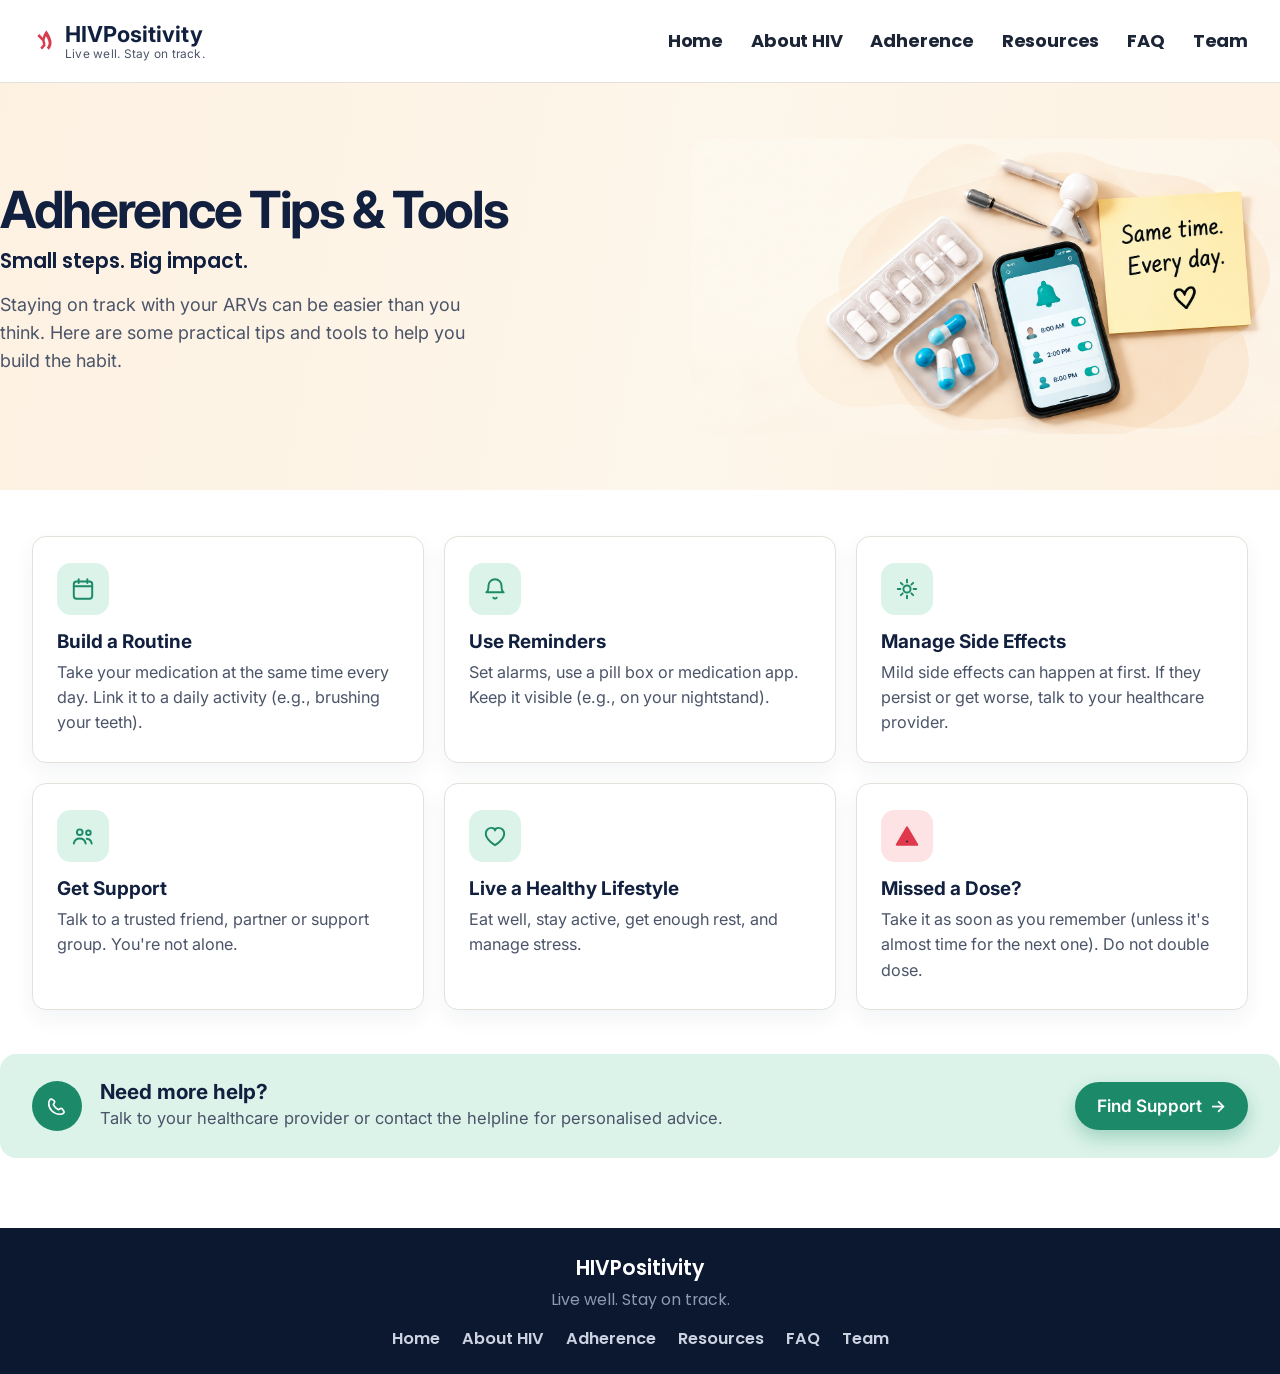
<file: tips-and-tools.html>
<!doctype html>
<html lang="en">
  <head>
    <meta charset="UTF-8" />
    <meta name="viewport" content="width=device-width, initial-scale=1.0" />
    <title>Adherence Tips &amp; Tools | HIVPositivity</title>
    <meta
      name="description"
      content="Practical tips and tools to help you stay consistent with HIV treatment."
    />
    <link rel="preconnect" href="https://fonts.googleapis.com" />
    <link rel="preconnect" href="https://fonts.gstatic.com" crossorigin />
    <link
      href="https://fonts.googleapis.com/css2?family=Inter:wght@400;500;600;700&family=Poppins:wght@500;600;700&display=swap"
      rel="stylesheet"
    />
    <link rel="stylesheet" href="css/style.css" />
    <style>
      /* -------------------- Adherence Tips & Tools page -------------------- */
      .tools-page {
        background: #fff;
        --mint: #1c8a68;
        --mint-soft: #dcf3ea;
        --mint-line: #cdeee0;
      }

      .tools-hero {
        background: linear-gradient(100deg, #fdf1e2 0%, #fdf6ea 55%, #fdf1e2 100%);
      }
      .tools-hero-inner {
        display: grid;
        grid-template-columns: 1.05fr 0.95fr;
        gap: 40px;
        align-items: center;
        padding: 56px 0;
      }
      .tools-hero h1 {
        font-size: clamp(2.1rem, 4vw, 2.9rem);
        letter-spacing: -0.045em;
        margin-bottom: 6px;
      }
      .tools-kicker {
        font-family: var(--font-ui);
        font-size: 1.15rem;
        font-weight: 600;
        color: var(--navy);
        margin: 0 0 14px;
      }
      .tools-hero-copy p:not(.tools-kicker) {
        max-width: 480px;
        color: #4b5468;
        font-size: 1rem;
      }
      .tools-hero-art {
        border-radius: 18px;
        overflow: hidden;
      }
      .tools-hero-art img {
        width: 100%;
        height: auto;
        display: block;
      }

      .tips-section {
        padding: 46px 0 44px;
      }
      .tip-grid {
        display: grid;
        grid-template-columns: repeat(3, 1fr);
        gap: 20px;
      }
      .tip-card {
        padding: 26px 24px;
        border: 1px solid var(--line);
        border-radius: var(--radius);
        background: #fff;
        box-shadow: 0 9px 22px rgba(23, 41, 66, 0.05);
      }
      .tip-icon {
        width: 52px;
        height: 52px;
        display: grid;
        place-items: center;
        margin-bottom: 16px;
        border-radius: 14px;
        background: var(--mint-soft);
      }
      .tip-icon svg {
        width: 26px;
        height: 26px;
        stroke: var(--mint);
      }
      .tip-card.warning .tip-icon {
        background: #fde3e3;
      }
      .tip-card.warning .tip-icon svg {
        stroke: var(--red);
        fill: var(--red);
      }
      .tip-card h3 {
        font-size: 1.05rem;
        margin-bottom: 8px;
      }
      .tip-card p {
        font-size: 0.9rem;
        margin: 0;
        line-height: 1.55;
      }

      .tools-help {
        padding: 0 0 70px;
      }
      .tools-help .container {
        display: flex;
        align-items: center;
        justify-content: space-between;
        gap: 28px;
        flex-wrap: wrap;
        padding: 26px 32px;
        border-radius: 16px;
        background: var(--mint-soft);
      }
      .tools-help-left {
        display: flex;
        align-items: center;
        gap: 18px;
      }
      .tools-help-icon {
        flex: 0 0 auto;
        width: 50px;
        height: 50px;
        display: grid;
        place-items: center;
        border-radius: 50%;
        background: var(--mint);
        color: #fff;
      }
      .tools-help-icon svg {
        width: 22px;
        height: 22px;
        stroke: #fff;
        fill: none;
      }
      .tools-help h2 {
        font-size: 1.15rem;
        margin: 0 0 3px;
      }
      .tools-help p {
        margin: 0;
        font-size: 0.92rem;
      }
      .btn-mint {
        background: var(--mint);
        color: #fff;
        box-shadow: 0 8px 18px rgba(28, 138, 104, 0.3);
      }
      .btn-mint:hover,
      .btn-mint:focus-visible {
        transform: translateY(-2px);
        box-shadow: 0 10px 22px rgba(28, 138, 104, 0.4);
      }

      @media (max-width: 860px) {
        .tip-grid {
          grid-template-columns: repeat(2, 1fr);
        }
      }
      @media (max-width: 720px) {
        .tools-hero-inner {
          grid-template-columns: 1fr;
          padding: 44px 0 36px;
        }
        .tools-hero-art {
          order: -1;
        }
      }
      @media (max-width: 480px) {
        .tools-page .site-header .container {
          height: 68px;
        }
        .tools-page .main-nav {
          top: 68px;
        }
        .tip-grid {
          grid-template-columns: 1fr;
        }
        .tools-hero h1 {
          font-size: 1.9rem;
        }
        .tools-help .container {
          flex-direction: column;
          align-items: flex-start;
          padding: 24px 22px;
        }
      }
    </style>
  </head>
  <body class="tools-page">
    <a class="skip-link" href="#main">Skip to content</a>

    <header class="site-header">
      <div class="container">
        <a class="logo" href="index.html">
          <svg
            class="logo-mark"
            viewBox="0 0 32 32"
            fill="none"
            xmlns="http://www.w3.org/2000/svg"
            aria-hidden="true"
          >
            <path d="M17.2 3.3c-2.5 3.2-4 6.2-4.4 8.8L8.5 7.6 6.4 10l5.8 6.1c.1 1.7.7 3.4 1.8 5.1l2.1-2.1c-1.6-2.7-1.5-5.6.4-8.7 1.7 2.5 2.8 4.8 3.1 6.9.4 2.2-.3 4.4-2 6.8l2.4 2.2c2.5-3.2 3.5-6.3 3.1-9.4-.5-3.9-2.4-8.4-6.1-13.6Z" fill="#d83b4b"/>
            <path d="m14.4 18.6-4.6 5.5 2.3 2 4.3-5.2" fill="#d83b4b"/>
          </svg>
          <span class="logo-text">
            <span class="name">HIVPositivity</span>
            <span class="tagline">Live well. Stay on track.</span>
          </span>
        </a>

        <button
          class="nav-toggle"
          aria-expanded="false"
          aria-controls="main-nav"
          aria-label="Toggle navigation menu"
        >
          <span></span><span></span><span></span>
        </button>

        <nav class="main-nav" id="main-nav" aria-label="Primary">
          <ul>
            <li><a href="index.html">Home</a></li>
            <li><a href="understanding-hiv.html">About HIV</a></li>
            <li><a href="adherence.html">Adherence</a></li>
            <li><a href="resources.html">Resources</a></li>
            <li><a href="faq.html">FAQ</a></li>
            <li><a href="team.html">Team</a></li>
          </ul>
        </nav>
      </div>
    </header>

    <main id="main">
      <section class="tools-hero">
        <div class="container tools-hero-inner">
          <div class="tools-hero-copy">
            <h1>Adherence Tips &amp; Tools</h1>
            <p class="tools-kicker">Small steps. Big impact.</p>
            <p>
              Staying on track with your ARVs can be easier than you think.
              Here are some practical tips and tools to help you build the
              habit.
            </p>
          </div>
          <div class="tools-hero-art">
            <img
              src="imgs/img6.png"
              alt="A pill organiser, phone showing dose reminders, and a sticky note reading Same time. Every day."
            />
          </div>
        </div>
      </section>

      <section class="tips-section">
        <div class="container">
          <div class="tip-grid">
            <article class="tip-card">
              <span class="tip-icon" aria-hidden="true">
                <svg viewBox="0 0 24 24" fill="none" stroke-width="1.8" stroke-linecap="round" stroke-linejoin="round">
                  <rect x="3.5" y="5" width="17" height="16" rx="2.5" />
                  <path d="M3.5 9.5h17M8 3v3.5M16 3v3.5" />
                </svg>
              </span>
              <h3>Build a Routine</h3>
              <p>
                Take your medication at the same time every day. Link it to a
                daily activity (e.g., brushing your teeth).
              </p>
            </article>

            <article class="tip-card">
              <span class="tip-icon" aria-hidden="true">
                <svg viewBox="0 0 24 24" fill="none" stroke-width="1.8" stroke-linecap="round" stroke-linejoin="round">
                  <path d="M6 9a6 6 0 1 1 12 0c0 5 2 6 2 6H4s2-1 2-6Z" />
                  <path d="M10.5 20a1.8 1.8 0 0 0 3 0" />
                </svg>
              </span>
              <h3>Use Reminders</h3>
              <p>
                Set alarms, use a pill box or medication app. Keep it visible
                (e.g., on your nightstand).
              </p>
            </article>

            <article class="tip-card">
              <span class="tip-icon" aria-hidden="true">
                <svg viewBox="0 0 24 24" fill="none" stroke-width="1.8" stroke-linecap="round" stroke-linejoin="round">
                  <circle cx="12" cy="12" r="3.3" />
                  <path d="M12 3.5v2.4M12 18.1v2.4M20.5 12h-2.4M5.9 12H3.5M17.7 6.3l-1.7 1.7M8 16l-1.7 1.7M17.7 17.7 16 16M8 8 6.3 6.3" />
                </svg>
              </span>
              <h3>Manage Side Effects</h3>
              <p>
                Mild side effects can happen at first. If they persist or get
                worse, talk to your healthcare provider.
              </p>
            </article>

            <article class="tip-card">
              <span class="tip-icon" aria-hidden="true">
                <svg viewBox="0 0 24 24" fill="none" stroke-width="1.8" stroke-linecap="round" stroke-linejoin="round">
                  <circle cx="9" cy="8.5" r="2.6" />
                  <path d="M3.5 19c.6-3 2.7-4.7 5.5-4.7s4.9 1.7 5.5 4.7" />
                  <circle cx="17" cy="9" r="2.1" />
                  <path d="M15.5 14.6c2.4.2 4 1.8 4.5 4.4" />
                </svg>
              </span>
              <h3>Get Support</h3>
              <p>
                Talk to a trusted friend, partner or support group. You're
                not alone.
              </p>
            </article>

            <article class="tip-card">
              <span class="tip-icon" aria-hidden="true">
                <svg viewBox="0 0 24 24" fill="none" stroke-width="1.8" stroke-linejoin="round">
                  <path d="M12 20.5S3.5 15.7 3.5 9.8C3.5 6.8 5.9 4.5 8.7 4.5c1.7 0 3.1.9 3.3 2.4.2-1.5 1.6-2.4 3.3-2.4 2.8 0 5.2 2.3 5.2 5.3 0 5.9-8.5 10.7-8.5 10.7Z" />
                </svg>
              </span>
              <h3>Live a Healthy Lifestyle</h3>
              <p>
                Eat well, stay active, get enough rest, and manage stress.
              </p>
            </article>

            <article class="tip-card warning">
              <span class="tip-icon" aria-hidden="true">
                <svg viewBox="0 0 24 24" fill="none" stroke-width="1.8" stroke-linecap="round" stroke-linejoin="round">
                  <path d="M12 4 2.5 20h19L12 4Z" />
                  <path d="M12 10v4.2" stroke-width="2" />
                  <circle cx="12" cy="17" r="0.9" fill="currentColor" stroke="none" />
                </svg>
              </span>
              <h3>Missed a Dose?</h3>
              <p>
                Take it as soon as you remember (unless it's almost time for
                the next one). Do not double dose.
              </p>
            </article>
          </div>
        </div>
      </section>

      <section class="tools-help">
        <div class="container">
          <div class="tools-help-left">
            <span class="tools-help-icon" aria-hidden="true">
              <svg viewBox="0 0 24 24" fill="none" stroke-width="1.8" stroke-linecap="round" stroke-linejoin="round">
                <path d="M6.3 4.5 9 6.4c.5.4.6 1.1.3 1.7L8 10.5a11.4 11.4 0 0 0 5.5 5.5l2.4-1.3c.6-.3 1.3-.2 1.7.3l1.9 2.7c.4.6.3 1.5-.3 2A5.5 5.5 0 0 1 15 21c-6.6 0-12-5.4-12-12a5.5 5.5 0 0 1 1.3-3.9c.5-.6 1.4-.7 2-.3Z" />
              </svg>
            </span>
            <div>
              <h2>Need more help?</h2>
              <p>
                Talk to your healthcare provider or contact the helpline for
                personalised advice.
              </p>
            </div>
          </div>
          <a class="btn btn-mint" href="resources.html"
            >Find Support <span aria-hidden="true">→</span></a
          >
        </div>
      </section>
    </main>

    <footer class="site-footer">
      <div class="container">
        <div class="footer-brand">HIVPositivity</div>
        <div class="footer-tagline">Live well. Stay on track.</div>
        <nav aria-label="Footer">
          <ul class="footer-nav">
            <li><a href="index.html">Home</a></li>
            <li><a href="understanding-hiv.html">About HIV</a></li>
            <li><a href="adherence.html">Adherence</a></li>
            <li><a href="resources.html">Resources</a></li>
            <li><a href="faq.html">FAQ</a></li>
            <li><a href="team.html">Team</a></li>
          </ul>
        </nav>
      </div>
    </footer>

    <script src="main.js"></script>
  </body>
</html>
</file>
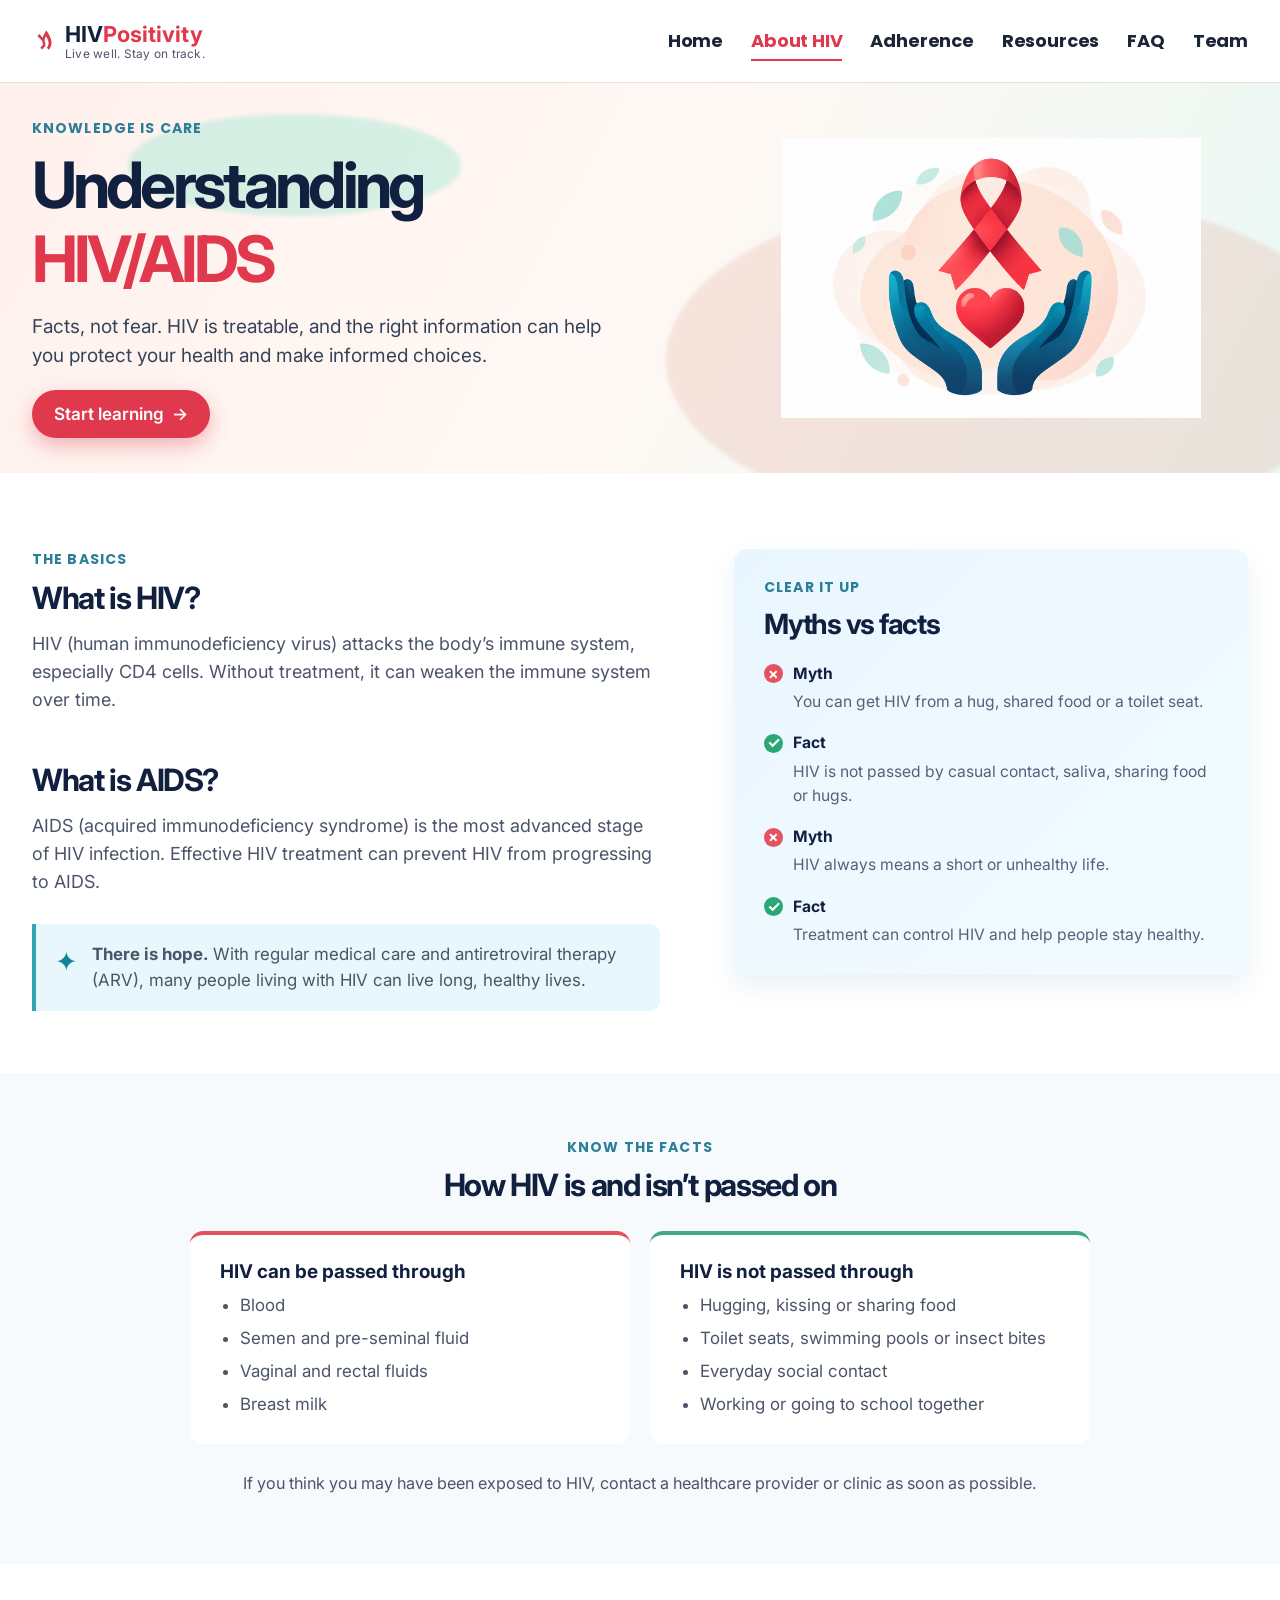
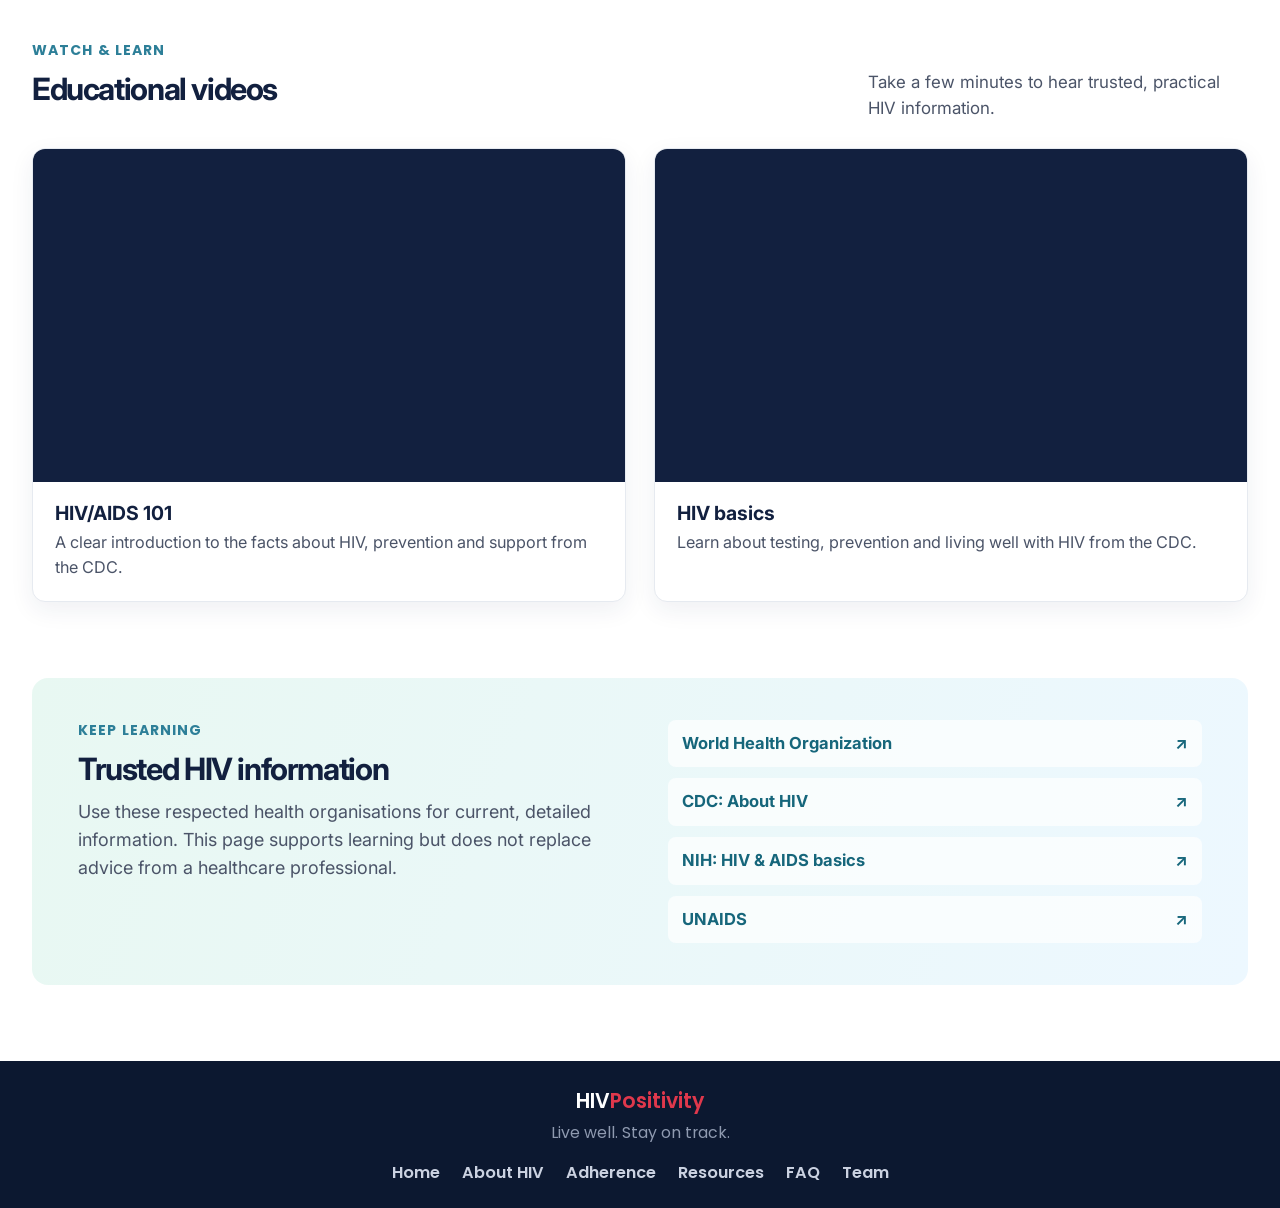
<file: understanding-hiv.html>
<!doctype html>
<html lang="en">
  <head>
    <meta charset="UTF-8" />
    <meta name="viewport" content="width=device-width, initial-scale=1.0" />
    <title>Understanding HIV/AIDS | HIVPositivity</title>
    <meta
      name="description"
      content="Clear, supportive information about HIV, AIDS, testing, treatment and prevention."
    />
    <link rel="preconnect" href="https://fonts.googleapis.com" />
    <link rel="preconnect" href="https://fonts.gstatic.com" crossorigin />
    <link
      href="https://fonts.googleapis.com/css2?family=Inter:wght@400;500;600;700&family=Poppins:wght@500;600;700&display=swap"
      rel="stylesheet"
    />
    <link rel="stylesheet" href="css/style.css" />
  </head>
  <body class="info-page">
    <a class="skip-link" href="#main">Skip to content</a>
    <header class="site-header">
      <div class="container">
        <a class="logo" href="index.html" aria-label="HIVPositivity home">
          <svg
            class="logo-mark"
            viewBox="0 0 32 32"
            fill="none"
            xmlns="http://www.w3.org/2000/svg"
            aria-hidden="true"
          >
            <path
              d="M17.2 3.3c-2.5 3.2-4 6.2-4.4 8.8L8.5 7.6 6.4 10l5.8 6.1c.1 1.7.7 3.4 1.8 5.1l2.1-2.1c-1.6-2.7-1.5-5.6.4-8.7 1.7 2.5 2.8 4.8 3.1 6.9.4 2.2-.3 4.4-2 6.8l2.4 2.2c2.5-3.2 3.5-6.3 3.1-9.4-.5-3.9-2.4-8.4-6.1-13.6Z"
              fill="#d83b4b"
            />
            <path d="m14.4 18.6-4.6 5.5 2.3 2 4.3-5.2" fill="#d83b4b" />
          </svg>
          <span class="logo-text"
            ><span class="name"
              >HIV<span class="logo-positive">Positivity</span></span
            ><span class="tagline">Live well. Stay on track.</span></span
          >
        </a>
        <button
          class="nav-toggle"
          aria-expanded="false"
          aria-controls="main-nav"
          aria-label="Toggle navigation menu"
        >
          <span></span><span></span><span></span>
        </button>
        <nav class="main-nav" id="main-nav" aria-label="Primary">
          <ul>
            <li><a href="index.html">Home</a></li>
            <li>
              <a href="understanding-hiv.html" aria-current="page">About HIV</a>
            </li>
            <li><a href="adherence.html">Adherence</a></li>
            <li><a href="resources.html">Resources</a></li>
            <li><a href="faq.html">FAQ</a></li>
            <li><a href="team.html">Team</a></li>
          </ul>
        </nav>
      </div>
    </header>

    <main id="main">
      <section class="info-hero">
        <div class="container info-hero-inner">
          <div>
            <p class="eyebrow">Knowledge is care</p>
            <h1>Understanding<br /><span>HIV/AIDS</span></h1>
            <p class="intro">
              Facts, not fear. HIV is treatable, and the right information can
              help you protect your health and make informed choices.
            </p>
            <a class="btn btn-primary" href="#learn"
              >Start learning <span aria-hidden="true">→</span></a
            >
          </div>
          <div class="hero-illustration">
            <img
              src="imgs/img2.png"
              alt="Red HIV awareness ribbon and heart held in caring hands"
            />
          </div>
        </div>
      </section>

      <section class="info-section" id="learn">
        <div class="container two-column">
          <article class="reading-content">
            <p class="eyebrow">The basics</p>
            <h2>What is HIV?</h2>
            <p>
              HIV (human immunodeficiency virus) attacks the body’s immune
              system, especially CD4 cells. Without treatment, it can weaken the
              immune system over time.
            </p>
            <h2>What is AIDS?</h2>
            <p>
              AIDS (acquired immunodeficiency syndrome) is the most advanced
              stage of HIV infection. Effective HIV treatment can prevent HIV
              from progressing to AIDS.
            </p>
            <div class="care-note">
              <span aria-hidden="true">✦</span>
              <p>
                <strong>There is hope.</strong> With regular medical care and
                antiretroviral therapy (ARV), many people living with HIV can
                live long, healthy lives.
              </p>
            </div>
          </article>
          <aside class="fact-card" aria-labelledby="facts-heading">
            <p class="eyebrow">Clear it up</p>
            <h2 id="facts-heading">Myths vs facts</h2>
            <dl>
              <div>
                <dt><span class="false-mark">×</span> Myth</dt>
                <dd>
                  You can get HIV from a hug, shared food or a toilet seat.
                </dd>
              </div>
              <div>
                <dt><span class="true-mark">✓</span> Fact</dt>
                <dd>
                  HIV is not passed by casual contact, saliva, sharing food or
                  hugs.
                </dd>
              </div>
              <div>
                <dt><span class="false-mark">×</span> Myth</dt>
                <dd>HIV always means a short or unhealthy life.</dd>
              </div>
              <div>
                <dt><span class="true-mark">✓</span> Fact</dt>
                <dd>Treatment can control HIV and help people stay healthy.</dd>
              </div>
            </dl>
          </aside>
        </div>
      </section>

      <section class="transmission-section">
        <div class="container">
          <p class="eyebrow">Know the facts</p>
          <h2>How HIV is and isn’t passed on</h2>
          <div class="transmission-grid">
            <article class="transmission-card yes">
              <h3>HIV can be passed through</h3>
              <ul>
                <li>Blood</li>
                <li>Semen and pre-seminal fluid</li>
                <li>Vaginal and rectal fluids</li>
                <li>Breast milk</li>
              </ul>
            </article>
            <article class="transmission-card no">
              <h3>HIV is not passed through</h3>
              <ul>
                <li>Hugging, kissing or sharing food</li>
                <li>Toilet seats, swimming pools or insect bites</li>
                <li>Everyday social contact</li>
                <li>Working or going to school together</li>
              </ul>
            </article>
          </div>
          <p class="section-footnote">
            If you think you may have been exposed to HIV, contact a healthcare
            provider or clinic as soon as possible.
          </p>
        </div>
      </section>

      <section class="video-section">
        <div class="container">
          <div class="section-heading">
            <div>
              <p class="eyebrow">Watch & learn</p>
              <h2>Educational videos</h2>
            </div>
            <p>
              Take a few minutes to hear trusted, practical HIV information.
            </p>
          </div>
          <div class="video-grid">
            <article class="video-card">
              <div class="video-frame">
                <iframe
                  src="https://www.youtube-nocookie.com/embed/vU8-iAB8iQc"
                  title="CDC HIV/AIDS 101"
                  loading="lazy"
                  allow="
                    accelerometer;
                    autoplay;
                    clipboard-write;
                    encrypted-media;
                    gyroscope;
                    picture-in-picture;
                    web-share;
                  "
                  allowfullscreen
                ></iframe>
              </div>
              <h3>HIV/AIDS 101</h3>
              <p>
                A clear introduction to the facts about HIV, prevention and
                support from the CDC.
              </p>
            </article>
            <article class="video-card">
              <div class="video-frame">
                <iframe
                  src="https://www.youtube-nocookie.com/embed/JY1qi3bf-Os"
                  title="CDC HIV Basics: Testing, Prevention, and Living with HIV"
                  loading="lazy"
                  allow="
                    accelerometer;
                    autoplay;
                    clipboard-write;
                    encrypted-media;
                    gyroscope;
                    picture-in-picture;
                    web-share;
                  "
                  allowfullscreen
                ></iframe>
              </div>
              <h3>HIV basics</h3>
              <p>
                Learn about testing, prevention and living well with HIV from
                the CDC.
              </p>
            </article>
          </div>
        </div>
      </section>

      <section class="trusted-section">
        <div class="container">
          <div class="trusted-box">
            <div>
              <p class="eyebrow">Keep learning</p>
              <h2>Trusted HIV information</h2>
              <p>
                Use these respected health organisations for current, detailed
                information. This page supports learning but does not replace
                advice from a healthcare professional.
              </p>
            </div>
            <div class="resource-links">
              <a
                href="https://www.who.int/health-topics/hiv-aids"
                target="_blank"
                rel="noopener noreferrer"
                >World Health Organization <span aria-hidden="true">↗</span></a
              ><a
                href="https://www.cdc.gov/hiv/about/"
                target="_blank"
                rel="noopener noreferrer"
                >CDC: About HIV <span aria-hidden="true">↗</span></a
              ><a
                href="https://hivinfo.nih.gov/understanding-hiv/fact-sheets/hiv-and-aids-basics"
                target="_blank"
                rel="noopener noreferrer"
                >NIH: HIV & AIDS basics <span aria-hidden="true">↗</span></a
              ><a
                href="https://www.unaids.org/en"
                target="_blank"
                rel="noopener noreferrer"
                >UNAIDS <span aria-hidden="true">↗</span></a
              >
            </div>
          </div>
        </div>
      </section>
    </main>

    <footer class="site-footer">
      <div class="container">
        <div class="footer-brand">
          HIV<span class="logo-positive">Positivity</span>
        </div>
        <div class="footer-tagline">Live well. Stay on track.</div>
        <nav aria-label="Footer">
          <ul class="footer-nav">
            <li><a href="index.html">Home</a></li>
            <li><a href="understanding-hiv.html">About HIV</a></li>
            <li><a href="adherence.html">Adherence</a></li>
            <li><a href="resources.html">Resources</a></li>
            <li><a href="faq.html">FAQ</a></li>
            <li><a href="team.html">Team</a></li>
          </ul>
        </nav>
      </div>
    </footer>
    <script src="main.js"></script>
  </body>
</html>
</file>
<file: css/style.css>
:root {
  --navy: #12203f;
  --navy-dark: #0c1830;
  --red: #e0384c;
  --red-dark: #c22b3d;
  --coral: #ee5a52;
  --cream: #f5f7fa;
  --ink: #1c2536;
  --ink-soft: #4b5468;
  --line: #e3e1da;
  --radius: 14px;

  --font-head:
    "Inter", -apple-system, BlinkMacSystemFont, "Segoe UI", sans-serif;
  --font-body:
    "Inter", -apple-system, BlinkMacSystemFont, "Segoe UI", sans-serif;
  --font-ui: "Poppins", "Inter", sans-serif;
}

*,
*::before,
*::after {
  box-sizing: border-box;
}

html {
  font-size: 18px;
  scroll-behavior: smooth;
}

body {
  margin: 0;
  font-family: var(--font-body);
  color: var(--ink);
  background: var(--cream);
  line-height: 1.55;
}

h1,
h2,
h3,
h4 {
  font-family: var(--font-head);
  margin: 0 0 0.5em;
  line-height: 1.15;
  color: var(--navy);
}

p {
  margin: 0 0 1em;
  color: var(--ink-soft);
}

a {
  color: inherit;
}

img {
  max-width: 100%;
  display: block;
}

.container {
  width: 100%;
  max-width: 1280px;
  margin: 0 auto;
  padding: 0 32px;
}

/* Skip link */
.skip-link {
  position: absolute;
  left: -999px;
  top: 0;
  background: var(--red);
  color: #fff;
  padding: 10px 16px;
  z-index: 200;
  border-radius: 0 0 8px 0;
}
.skip-link:focus {
  left: 0;
}

/* -------------------- Header -------------------- */
.site-header {
  background: #fff;
  border-bottom: 1px solid var(--line);
  position: sticky;
  top: 0;
  z-index: 100;
}

.site-header .container {
  display: flex;
  align-items: center;
  justify-content: space-between;
  height: 82px;
}

.logo {
  display: flex;
  align-items: center;
  gap: 6px;
  text-decoration: none;
}

.logo-mark {
  width: 27px;
  height: 32px;
  flex-shrink: 0;
}

.logo-text {
  display: flex;
  flex-direction: column;
  line-height: 1.1;
}

.logo-text .name {
  font-family: var(--font-head);
  font-weight: 700;
  font-size: 1.22rem;
  color: var(--navy);
}

.logo-positive {
  color: var(--red);
}

.logo-text .tagline {
  font-size: 0.66rem;
  color: var(--ink-soft);
  letter-spacing: 0.02em;
}

.nav-toggle {
  display: none;
  background: none;
  border: none;
  cursor: pointer;
  padding: 8px;
}
.nav-toggle span {
  display: block;
  width: 24px;
  height: 2px;
  background: var(--navy);
  margin: 5px 0;
}

.main-nav ul {
  list-style: none;
  display: flex;
  gap: 28px;
  margin: 0;
  padding: 0;
}

.main-nav a {
  font-family: var(--font-ui);
  text-decoration: none;
  font-size: 1rem;
  font-weight: 700;
  letter-spacing: -0.01em;
  color: var(--ink);
  padding-bottom: 6px;
  border-bottom: 2px solid transparent;
  transition:
    color 0.15s ease,
    border-color 0.15s ease;
}

.main-nav a:hover,
.main-nav a:focus-visible {
  color: var(--red);
}

.main-nav a[aria-current="page"] {
  color: var(--red);
  border-bottom-color: var(--red);
}

/* -------------------- Hero -------------------- */
.hero {
  position: relative;
  min-height: 0;
  /* Full width, slightly shorter, and never cropped. */
  height: 54vw;
  display: flex;
  align-items: center;
  overflow: hidden;
  background: #1b2b43;
  color: #fff;
}

.hero-image,
.hero-shade {
  position: absolute;
  inset: 0;
  pointer-events: none;
}
.hero-image {
  background: url("../imgs/img1.png") center / 100% 100% no-repeat;
  z-index: 0;
}
.hero-shade {
  display: none;
}

.hero .container {
  display: none;
}

.hero-content {
  max-width: 490px;
}

.hero h1 {
  color: #fff;
  font-size: clamp(2.15rem, 3.5vw, 3.2rem);
  font-weight: 700;
  letter-spacing: -0.045em;
  margin-bottom: 0.35em;
}

.hero .accent {
  color: var(--red);
}

.hero-sub {
  color: #dfe3ec;
  font-size: 0.98rem;
  max-width: 420px;
  margin-bottom: 1.75em;
}

.btn {
  display: inline-flex;
  align-items: center;
  gap: 8px;
  font-family: var(--font-body);
  font-weight: 600;
  font-size: 0.95rem;
  padding: 11px 22px;
  border-radius: 999px;
  text-decoration: none;
  border: none;
  cursor: pointer;
  transition:
    transform 0.15s ease,
    box-shadow 0.15s ease;
}

.btn-primary {
  background: var(--red);
  color: #fff;
  box-shadow: 0 8px 20px rgba(224, 56, 76, 0.35);
}

.btn-primary:hover,
.btn-primary:focus-visible {
  transform: translateY(-2px);
  box-shadow: 0 10px 24px rgba(224, 56, 76, 0.45);
}

/* -------------------- Feature grid -------------------- */
.feature-grid {
  background: #fff;
  padding: 28px 0 38px;
}

.feature-grid .grid {
  display: grid;
  grid-template-columns: repeat(4, 1fr);
  gap: 12px;
}

.feature-card {
  text-align: center;
  text-decoration: none;
  padding: 8px 16px;
}

.feature-icon {
  width: 62px;
  height: 62px;
  border-radius: 50%;
  display: flex;
  align-items: center;
  justify-content: center;
  margin: 0 auto 13px;
}

.feature-icon svg {
  width: 30px;
  height: 30px;
}

.feature-card:nth-child(1) .feature-icon {
  background: #dce9fb;
}
.feature-card:nth-child(2) .feature-icon {
  background: #dcefe4;
}
.feature-card:nth-child(3) .feature-icon {
  background: #e4f1f7;
}
.feature-card:nth-child(4) .feature-icon {
  background: #e6e6f7;
}

.feature-card h3 {
  font-size: 0.94rem;
  font-weight: 700;
  margin-bottom: 6px;
}

.feature-card p {
  font-size: 0.81rem;
  margin: 0;
}

/* -------------------- Footer -------------------- */
.site-footer {
  background: var(--navy-dark);
  color: #cbd2e1;
  margin-top: 0;
}

.site-footer .container {
  padding-top: 24px;
  padding-bottom: 22px;
  text-align: center;
}

.footer-brand {
  font-family: var(--font-ui);
  font-weight: 600;
  font-size: 1.14rem;
  color: #fff;
  margin-bottom: 4px;
}

.footer-tagline {
  font-family: var(--font-ui);
  font-size: 0.88rem;
  color: #8f9ab0;
  margin-bottom: 12px;
  display: flex;
  align-items: center;
  justify-content: center;
  gap: 8px;
}

.footer-nav {
  list-style: none;
  display: flex;
  justify-content: center;
  gap: 22px;
  padding: 0;
  margin: 0;
  border-top: 0;
  padding-top: 0;
}

.footer-nav a {
  font-family: var(--font-ui);
  text-decoration: none;
  color: #cbd2e1;
  font-size: 0.9rem;
  font-weight: 600;
}

.footer-nav a:hover,
.footer-nav a:focus-visible {
  color: #fff;
}

/* -------------------- Responsive -------------------- */
@media (max-width: 860px) {
  .container {
    padding-left: 24px;
    padding-right: 24px;
  }

  .feature-grid .grid {
    grid-template-columns: repeat(2, 1fr);
    row-gap: 32px;
  }
}

@media (max-width: 720px) {
  .nav-toggle {
    display: block;
  }

  .main-nav {
    position: absolute;
    top: 82px;
    left: 0;
    right: 0;
    background: #fff;
    border-bottom: 1px solid var(--line);
    display: none;
  }

  .main-nav.open {
    display: block;
  }

  .main-nav ul {
    flex-direction: column;
    gap: 0;
    padding: 8px 32px 20px;
  }

  .main-nav a {
    display: block;
    padding: 12px 0;
    border-bottom: 1px solid var(--line);
  }

  .footer-nav {
    flex-wrap: wrap;
    gap: 16px 24px;
  }

  .info-page .site-header .container {
    height: 72px;
  }
  .info-page .main-nav {
    top: 72px;
  }
}

@media (max-width: 480px) {
  .container {
    padding-left: 18px;
    padding-right: 18px;
  }

  .site-header .container {
    height: 68px;
  }

  .logo-mark {
    width: 22px;
    height: 27px;
  }

  .logo-text .name {
    font-size: 0.88rem;
  }
  .logo-text .tagline {
    font-size: 0.52rem;
  }

  .main-nav {
    top: 68px;
  }

  .hero {
    height: 460px;
    align-items: center;
  }
  .hero-image {
    background-size: cover;
    background-position: 74% center;
  }
  .hero-shade {
    display: block;
    background: linear-gradient(
      90deg,
      rgba(12, 24, 48, 0.88),
      rgba(12, 24, 48, 0.48)
    );
  }
  .hero .container {
    display: block;
    position: relative;
    z-index: 1;
  }
  .hero-content {
    max-width: 290px;
  }
  .hero h1 {
    font-size: clamp(2rem, 10vw, 2.6rem);
  }
  .hero-sub {
    font-size: 0.95rem;
  }
  .btn {
    min-height: 46px;
    padding: 11px 19px;
  }

  .feature-grid {
    padding: 30px 0;
  }

  .feature-grid .grid {
    grid-template-columns: repeat(2, minmax(0, 1fr));
    gap: 24px 8px;
  }

  .feature-card {
    padding: 0 5px;
  }
  .feature-icon {
    width: 52px;
    height: 52px;
    margin-bottom: 9px;
  }
  .feature-icon svg {
    width: 25px;
    height: 25px;
  }
  .feature-card h3 {
    font-size: 0.78rem;
    line-height: 1.25;
    margin-bottom: 4px;
  }
  .feature-card p {
    font-size: 0.68rem;
    line-height: 1.35;
  }

  .site-footer .container {
    padding-top: 23px;
    padding-bottom: 21px;
  }
  .footer-brand {
    font-size: 0.95rem;
    margin-bottom: 2px;
  }
  .footer-tagline {
    font-size: 0.74rem;
    margin-bottom: 12px;
  }
  .footer-nav {
    gap: 10px 18px;
  }
  .footer-nav a {
    font-size: 0.74rem;
  }
}

/* Reduced motion */
@media (prefers-reduced-motion: reduce) {
  html {
    scroll-behavior: auto;
  }
  .btn-primary:hover {
    transform: none;
  }
}

/* Focus visibility */
a:focus-visible,
button:focus-visible {
  outline: 3px solid var(--coral);
  outline-offset: 2px;
}

/* -------------------- Understanding HIV page -------------------- */
.info-page {
  background: #fff;
}
.info-hero {
  position: relative;
  isolation: isolate;
  overflow: hidden;
  background: linear-gradient(118deg, #fff1ed 0%, #fff8f4 50%, #e9f8f4 100%);
}
.info-hero::before,
.info-hero::after {
  content: "";
  position: absolute;
  border-radius: 50%;
  filter: blur(2px);
  z-index: 0;
}
.info-hero::before {
  width: 54%;
  height: 86%;
  right: -6%;
  bottom: -14%;
  background: rgba(228, 172, 158, 0.28);
}
.info-hero::after {
  width: 26%;
  height: 26%;
  left: 10%;
  top: 8%;
  background: rgba(156, 230, 210, 0.42);
}
.info-hero-inner {
  position: relative;
  z-index: 1;
  min-height: 390px;
  display: grid;
  grid-template-columns: 1.12fr 0.88fr;
  align-items: center;
  gap: 48px;
}
.eyebrow {
  margin: 0 0 9px;
  color: #2d7f98;
  font-family: var(--font-ui);
  font-size: 0.78rem;
  font-weight: 700;
  letter-spacing: 0.08em;
  text-transform: uppercase;
}
.info-hero h1 {
  font-size: clamp(2.55rem, 5vw, 4.4rem);
  letter-spacing: -0.06em;
  margin-bottom: 16px;
}
.info-hero h1 span {
  color: var(--red);
}
.intro {
  max-width: 580px;
  color: #35435a;
  font-size: 1.06rem;
}
.hero-illustration {
  display: flex;
  align-items: center;
  justify-content: center;
  height: 300px;
}
.hero-illustration img {
  width: min(100%, 420px);
  max-height: 300px;
  object-fit: contain;
  mix-blend-mode: multiply;
}
.info-section {
  padding: 76px 0 62px;
}
.two-column {
  display: grid;
  grid-template-columns: 1.1fr 0.9fr;
  gap: 74px;
  align-items: start;
}
.reading-content h2,
.fact-card h2,
.transmission-section h2,
.video-section h2,
.trusted-section h2 {
  font-size: clamp(1.55rem, 2.4vw, 2.25rem);
  letter-spacing: -0.045em;
}
.reading-content h2:not(:first-of-type) {
  margin-top: 1.55em;
}
.reading-content p {
  max-width: 620px;
}
.care-note {
  display: flex;
  gap: 14px;
  margin-top: 28px;
  padding: 17px 19px;
  border-left: 4px solid #31a4b5;
  border-radius: 0 10px 10px 0;
  background: #e8f7fb;
}
.care-note span {
  color: #138399;
  font-size: 1.5rem;
}
.care-note p {
  margin: 0;
  font-size: 0.94rem;
}
.fact-card {
  padding: 28px 30px;
  border-radius: 14px;
  background: linear-gradient(135deg, #eaf6ff, #f2fbff);
  box-shadow: 0 12px 28px rgba(45, 90, 130, 0.09);
}
.fact-card h2 {
  font-size: 1.55rem;
}
.fact-card dl {
  margin: 22px 0 0;
}
.fact-card dl div {
  margin-top: 17px;
}
.fact-card dt {
  color: var(--navy);
  font-size: 0.87rem;
  font-weight: 700;
}
.fact-card dd {
  margin: 4px 0 0 29px;
  color: #536278;
  font-size: 0.87rem;
}
.false-mark,
.true-mark {
  display: inline-flex;
  width: 19px;
  height: 19px;
  margin-right: 6px;
  border-radius: 50%;
  align-items: center;
  justify-content: center;
  color: #fff;
}
.false-mark {
  background: #e6525d;
}
.true-mark {
  background: #2ba775;
}
.transmission-section {
  padding: 64px 0 68px;
  background: #f7fafc;
  text-align: center;
}
.transmission-section h2 {
  margin-bottom: 28px;
}
.transmission-grid {
  display: grid;
  grid-template-columns: repeat(2, 1fr);
  max-width: 900px;
  margin: 0 auto;
  gap: 20px;
  text-align: left;
}
.transmission-card {
  padding: 26px 30px;
  border-radius: 13px;
  background: #fff;
}
.transmission-card.yes {
  border-top: 4px solid #e4525a;
}
.transmission-card.no {
  border-top: 4px solid #41a98a;
}
.transmission-card h3 {
  font-size: 1.05rem;
}
.transmission-card ul {
  margin: 0;
  padding-left: 20px;
  color: var(--ink-soft);
  font-size: 0.94rem;
}
.transmission-card li + li {
  margin-top: 7px;
}
.section-footnote {
  margin: 27px auto 0;
  font-size: 0.9rem;
}
.video-section {
  padding: 76px 0;
}
.section-heading {
  display: flex;
  align-items: end;
  justify-content: space-between;
  gap: 30px;
  margin-bottom: 27px;
}
.section-heading > p {
  max-width: 380px;
  margin: 0;
  font-size: 0.94rem;
}
.video-grid {
  display: grid;
  grid-template-columns: repeat(2, 1fr);
  gap: 28px;
}
.video-card {
  overflow: hidden;
  border: 1px solid #e6eaf0;
  border-radius: 13px;
  background: #fff;
  box-shadow: 0 8px 24px rgba(27, 48, 79, 0.07);
}
.video-frame {
  position: relative;
  aspect-ratio: 16 / 9;
  background: var(--navy);
}
.video-frame iframe {
  position: absolute;
  width: 100%;
  height: 100%;
  border: 0;
}
.video-card h3 {
  margin: 20px 22px 5px;
  font-size: 1.08rem;
}
.video-card p {
  margin: 0 22px 21px;
  font-size: 0.9rem;
}
.trusted-section {
  padding: 0 0 76px;
}
.trusted-box {
  display: grid;
  grid-template-columns: 1fr 1fr;
  gap: 55px;
  padding: 42px 46px;
  border-radius: 16px;
  background: linear-gradient(110deg, #e8f8f2, #edf8ff);
}
.trusted-box h2 {
  margin-bottom: 12px;
}
.trusted-box p:not(.eyebrow) {
  margin: 0;
  max-width: 540px;
}
.resource-links {
  display: grid;
  align-content: center;
  gap: 11px;
}
.resource-links a {
  display: flex;
  justify-content: space-between;
  padding: 11px 14px;
  border-radius: 8px;
  background: rgba(255, 255, 255, 0.72);
  color: #16667b;
  font-size: 0.92rem;
  font-weight: 700;
  text-decoration: none;
}
.resource-links a:hover,
.resource-links a:focus-visible {
  background: #fff;
  color: var(--red);
}

@media (max-width: 720px) {
  .info-hero-inner,
  .two-column,
  .trusted-box {
    grid-template-columns: 1fr;
  }
  .info-hero-inner {
    padding-top: 58px;
    padding-bottom: 25px;
    gap: 4px;
  }
  .hero-illustration {
    height: 215px;
    max-width: 350px;
    width: 100%;
    margin: 0 auto;
  }
  .hero-illustration img {
    max-height: 215px;
  }
  .info-section,
  .video-section {
    padding: 52px 0;
  }
  .two-column {
    gap: 38px;
  }
  .transmission-grid,
  .video-grid {
    grid-template-columns: 1fr;
  }
  .section-heading {
    display: block;
  }
  .section-heading > p {
    margin-top: 6px;
  }
  .trusted-section {
    padding-bottom: 52px;
  }
  .trusted-box {
    gap: 25px;
    padding: 31px 25px;
  }
}
@media (max-width: 480px) {
  .info-hero h1 {
    font-size: 2.35rem;
  }
  .intro {
    font-size: 0.94rem;
  }
  .fact-card,
  .transmission-card {
    padding: 23px 20px;
  }
  .info-page .site-header .container {
    height: 68px;
  }
  .info-page .main-nav {
    top: 68px;
  }
  .resource-links a {
    align-items: center;
    gap: 14px;
  }
}

/* -------------------- Adherence page -------------------- */
.adherence-page {
  background: #fff;
}
.adherence-hero {
  position: relative;
  isolation: isolate;
  overflow: hidden;
  background: linear-gradient(135deg, #ebfff5 0%, #d9f7e5 52%, #d0f2eb 100%);
}
.adherence-hero::before,
.adherence-hero::after {
  content: "";
  position: absolute;
  border-radius: 50%;
  z-index: 0;
}
.adherence-hero::before {
  width: 56%;
  height: 82%;
  right: -8%;
  bottom: -18%;
  background: rgba(121, 201, 173, 0.22);
}
.adherence-hero::after {
  width: 18%;
  height: 18%;
  left: 12%;
  top: 14%;
  background: rgba(72, 172, 136, 0.12);
}
.adherence-hero-inner {
  position: relative;
  z-index: 1;
  min-height: 420px;
  display: grid;
  grid-template-columns: 0.92fr 1.08fr;
  align-items: center;
  gap: 34px;
}
.adherence-hero h1 {
  font-size: clamp(2.55rem, 5vw, 4.35rem);
  letter-spacing: -0.065em;
  margin-bottom: 15px;
}
.adherence-hero h1 span {
  color: #168b74;
}
.adherence-hero-copy > p:not(.eyebrow) {
  max-width: 555px;
  color: #354c55;
  font-size: 1.06rem;
}
.adherence-image {
  align-self: stretch;
  min-height: 350px;
  overflow: hidden;
}
.adherence-image img {
  width: 100%;
  height: 100%;
  object-fit: cover;
  object-position: 56% center;
}
.benefits-section {
  padding: 76px 0 66px;
}
.section-intro {
  max-width: 665px;
  margin: 0 auto 37px;
  text-align: center;
}
.section-intro h2,
.adherence-steps h2 {
  font-size: clamp(1.7rem, 3vw, 2.45rem);
  letter-spacing: -0.05em;
}
.section-intro p:not(.eyebrow) {
  margin-bottom: 0;
}
.benefit-grid {
  display: grid;
  grid-template-columns: repeat(4, 1fr);
  gap: 18px;
}
.benefit-card {
  min-height: 246px;
  padding: 26px 21px;
  border: 1px solid #e4f0eb;
  border-radius: 14px;
  background: #fff;
  text-align: center;
  box-shadow: 0 9px 25px rgba(21, 79, 66, 0.06);
}
.benefit-icon {
  width: 53px;
  height: 53px;
  display: grid;
  place-items: center;
  margin: 0 auto 17px;
  border-radius: 50%;
  background: #dff4e9;
  color: #18866f;
  font-size: 1.55rem;
  font-weight: 700;
}
.benefit-card:nth-child(2) .benefit-icon {
  background: #e3effe;
  color: #2f6fd6;
}
.benefit-card:nth-child(3) .benefit-icon {
  background: #fdf0d9;
  color: #d08318;
}
.benefit-card:nth-child(4) .benefit-icon {
  background: #fde4eb;
  color: var(--red);
}
.benefit-card h3 {
  font-size: 1.05rem;
  margin-bottom: 9px;
}
.benefit-card p {
  font-size: 0.9rem;
  line-height: 1.55;
  margin: 0;
}
.adherence-message {
  padding: 0 0 76px;
}
.adherence-message blockquote {
  max-width: 1010px;
  margin: 0 auto;
  padding: 34px 55px;
  border-radius: 14px;
  background: linear-gradient(100deg, #f5ecff, #eef6ff);
  color: #5c4199;
  font-family: var(--font-ui);
  font-size: clamp(1.05rem, 2.2vw, 1.45rem);
  font-style: italic;
  font-weight: 600;
  line-height: 1.55;
  text-align: center;
}
.adherence-steps {
  padding: 72px 0;
  background: #f7fbf9;
}
.steps-layout {
  display: grid;
  grid-template-columns: 0.85fr 1.15fr;
  gap: 85px;
  align-items: start;
}
.steps-layout > div > p:not(.eyebrow) {
  max-width: 480px;
}
.step-list {
  display: grid;
  gap: 15px;
}
.step-list > div {
  display: grid;
  grid-template-columns: 43px 1fr;
  gap: 15px;
  align-items: start;
  padding: 17px 18px;
  border-radius: 11px;
  background: #fff;
  box-shadow: 0 7px 17px rgba(22, 75, 64, 0.05);
}
.step-list strong {
  width: 34px;
  height: 34px;
  display: grid;
  place-items: center;
  border-radius: 50%;
  background: #dff4e9;
  color: #147962;
}
.step-list p {
  margin: 3px 0 0;
  font-size: 0.91rem;
}
.step-list b {
  color: var(--navy);
}
@media (max-width: 900px) {
  .benefit-grid {
    grid-template-columns: repeat(2, 1fr);
  }
  .steps-layout {
    gap: 45px;
  }
}
@media (min-width: 1281px) {
  .adherence-image {
    margin-right: calc((1280px - 100vw) / 2);
  }
  .adherence-image img {
    width: 100%;
  }
}
@media (max-width: 720px) {
  .adherence-hero-inner,
  .steps-layout {
    grid-template-columns: 1fr;
  }
  .adherence-hero-inner {
    padding-top: 55px;
    gap: 12px;
  }
  .adherence-image {
    min-height: 250px;
    max-height: 310px;
  }
  .adherence-image img {
    object-position: center;
  }
  .benefits-section,
  .adherence-steps {
    padding: 54px 0;
  }
  .adherence-message {
    padding-bottom: 54px;
  }
  .adherence-message blockquote {
    padding: 28px 23px;
  }
  .steps-layout {
    gap: 27px;
  }
}
@media (max-width: 480px) {
  .adherence-hero h1 {
    font-size: 2.35rem;
  }
  .adherence-hero-copy > p:not(.eyebrow) {
    font-size: 0.95rem;
  }
  .benefit-grid {
    grid-template-columns: 1fr;
  }
  .benefit-card {
    min-height: 0;
  }
  .adherence-image {
    min-height: 225px;
  }
  .adherence-page .site-header .container {
    height: 68px;
  }
  .adherence-page .main-nav {
    top: 68px;
  }
}

/* -------------------- Support & resources page -------------------- */
.resources-page {
  background: #fff;
}
.resources-hero {
  position: relative;
  isolation: isolate;
  overflow: hidden;
  background: linear-gradient(135deg, #eafafd 0%, #e7f8fc 58%, #e0f5fd 100%);
}
.resources-hero::before,
.resources-hero::after {
  content: "";
  position: absolute;
  border-radius: 50%;
  z-index: 0;
}
.resources-hero::before {
  width: 46%;
  height: 74%;
  right: -6%;
  bottom: -18%;
  background: rgba(136, 210, 217, 0.24);
}
.resources-hero::after {
  width: 20%;
  height: 20%;
  left: 10%;
  top: 12%;
  background: rgba(135, 221, 212, 0.18);
}
.resources-hero-inner {
  position: relative;
  z-index: 1;
  min-height: 400px;
  display: grid;
  grid-template-columns: 1fr 0.82fr;
  gap: 55px;
  align-items: center;
}
.resources-hero h1 {
  font-size: clamp(2.55rem, 5vw, 4.35rem);
  letter-spacing: -0.065em;
  margin-bottom: 15px;
}
.resources-hero h1 span {
  color: #2589a2;
}
.resources-hero p:not(.eyebrow) {
  max-width: 540px;
  color: #334d61;
  font-size: 1.06rem;
}
.resources-hero-art {
  height: 320px;
  overflow: hidden;
}
.resources-hero-art img {
  width: 100%;
  height: 100%;
  object-fit: cover;
  object-position: center;
}
.local-support {
  padding: 76px 0;
}
.support-grid {
  display: grid;
  grid-template-columns: repeat(2, 1fr);
  gap: 20px;
}
.support-card {
  display: grid;
  grid-template-columns: 54px 1fr;
  gap: 16px;
  padding: 27px;
  border: 1px solid #ddecf0;
  border-radius: 14px;
  background: #fff;
  box-shadow: 0 8px 25px rgba(23, 85, 105, 0.06);
}
.support-card.featured {
  border-color: #acdbe6;
  background: linear-gradient(135deg, #effbff, #f5fffd);
}
.support-icon {
  width: 48px;
  height: 48px;
  display: grid;
  place-items: center;
  border-radius: 50%;
  background: #d9f1f8;
  color: #247f99;
  font-size: 1.35rem;
  font-weight: 700;
}
.support-card h3 {
  font-size: 1.12rem;
  margin-bottom: 8px;
}
.support-card p {
  font-size: 0.9rem;
}
.contact-line {
  display: flex;
  flex-wrap: wrap;
  align-items: baseline;
  gap: 7px;
  margin: 10px 0 0 !important;
}
.contact-line a {
  color: #176f89;
  font-weight: 700;
  text-decoration: none;
}
.contact-line span {
  font-size: 0.77rem;
  color: #667487;
}
.text-link {
  display: inline-block;
  margin-top: 4px;
  color: #13758e;
  font-size: 0.89rem;
  font-weight: 700;
}
.resource-note {
  padding: 0 0 76px;
}
.resource-note .container {
  display: flex;
  align-items: center;
  justify-content: space-between;
  gap: 45px;
  padding-top: 31px;
  padding-bottom: 31px;
  border-radius: 14px;
  background: linear-gradient(100deg, #fdebf2, #f3edff);
}
.resource-note .container > div {
  display: grid;
  grid-template-columns: 52px 1fr;
  column-gap: 15px;
}
.resource-note span {
  grid-row: span 2;
  color: #c24c9e;
  font-size: 2.1rem;
}
.resource-note h2 {
  font-size: 1.3rem;
  margin: 0 0 5px;
}
.resource-note p {
  font-size: 0.9rem;
  margin: 0;
}
.resource-note .container > p {
  max-width: 285px;
  padding-left: 28px;
  border-left: 1px solid #dfcce2;
}
.useful-links {
  padding: 69px 0 76px;
  background: #f6fbfc;
  text-align: center;
}
.useful-links h2 {
  font-size: clamp(1.7rem, 3vw, 2.4rem);
  letter-spacing: -0.05em;
}
.useful-links-grid {
  display: grid;
  grid-template-columns: repeat(3, 1fr);
  gap: 17px;
  max-width: 970px;
  margin: 30px auto 0;
}
.useful-links-grid a {
  padding: 19px;
  border-radius: 10px;
  background: #fff;
  color: var(--navy);
  font-weight: 700;
  text-decoration: none;
  box-shadow: 0 6px 18px rgba(23, 69, 94, 0.05);
}
.useful-links-grid span {
  display: block;
  margin-top: 5px;
  color: #287c92;
  font-size: 0.79rem;
  font-weight: 600;
}
@media (max-width: 720px) {
  .resources-hero-inner {
    grid-template-columns: 1fr;
    padding-top: 56px;
    gap: 2px;
  }
  .resources-hero-art {
    height: 230px;
  }
  .support-grid,
  .useful-links-grid {
    grid-template-columns: 1fr;
  }
  .local-support,
  .useful-links {
    padding: 54px 0;
  }
  .resource-note {
    padding-bottom: 54px;
  }
  .resource-note .container {
    display: block;
    padding: 26px 24px;
  }
  .resource-note .container > p {
    margin-top: 20px;
    padding: 16px 0 0;
    border-top: 1px solid #dfcce2;
    border-left: 0;
  }
  .resources-page .site-header .container {
    height: 68px;
  }
  .resources-page .main-nav {
    top: 68px;
  }
}
@media (max-width: 480px) {
  .resources-hero h1 {
    font-size: 2.35rem;
  }
  .resources-hero p:not(.eyebrow) {
    font-size: 0.95rem;
  }
  .support-card {
    grid-template-columns: 1fr;
    padding: 23px;
  }
}

/* -------------------- FAQ page -------------------- */
.faq-page {
  background: #fff;
}
.faq-hero {
  position: relative;
  isolation: isolate;
  overflow: hidden;
  background: linear-gradient(118deg, #f8f5ff 0%, #f4f2ff 54%, #e8e7ff 100%);
}
.faq-hero::before,
.faq-hero::after {
  content: "";
  position: absolute;
  border-radius: 50%;
  z-index: 0;
}
.faq-hero::before {
  width: 52%;
  height: 80%;
  right: -10%;
  bottom: -22%;
  background: rgba(178, 168, 255, 0.18);
}
.faq-hero::after {
  width: 22%;
  height: 22%;
  left: 12%;
  top: 10%;
  background: rgba(168, 154, 255, 0.1);
}
.faq-hero-inner {
  position: relative;
  z-index: 1;
  min-height: 390px;
  display: grid;
  grid-template-columns: 1fr 0.86fr;
  align-items: center;
  gap: 64px;
}
.faq-hero h1 {
  font-size: clamp(2.55rem, 5vw, 4.35rem);
  letter-spacing: -0.065em;
  margin-bottom: 15px;
}
.faq-hero h1 span {
  color: #4c54c7;
}
.faq-hero p:not(.eyebrow) {
  max-width: 520px;
  color: #3d4964;
  font-size: 1.06rem;
}
.faq-hero-art {
  height: 310px;
  display: flex;
  align-items: center;
  justify-content: center;
}
.faq-hero-art img {
  width: min(100%, 440px);
  height: 100%;
  object-fit: contain;
  mix-blend-mode: multiply;
}
.faq-section {
  padding: 74px 0 62px;
}
.faq-intro {
  max-width: 680px;
  margin: 0 auto 34px;
  text-align: center;
}
.faq-intro h2 {
  font-size: clamp(1.75rem, 3vw, 2.45rem);
  letter-spacing: -0.05em;
}
.faq-intro p:not(.eyebrow) {
  margin-bottom: 0;
}
.faq-list {
  max-width: 920px;
  margin: 0 auto;
  display: grid;
  gap: 12px;
}
.faq-list details {
  border: 1px solid #e5e7f0;
  border-radius: 11px;
  background: #fff;
  box-shadow: 0 5px 16px rgba(41, 52, 91, 0.05);
}
.faq-list summary {
  display: flex;
  align-items: center;
  justify-content: space-between;
  gap: 20px;
  padding: 19px 23px;
  color: var(--navy);
  font-size: 0.99rem;
  font-weight: 700;
  cursor: pointer;
  list-style: none;
}
.faq-list summary::-webkit-details-marker {
  display: none;
}
.faq-list summary::after {
  content: "+";
  flex: 0 0 auto;
  color: #4b55b8;
  font-size: 1.42rem;
  font-weight: 500;
  line-height: 1;
}
.faq-list details[open] {
  border-color: #cfd3f2;
  box-shadow: 0 8px 22px rgba(65, 76, 156, 0.11);
}
.faq-list details[open] summary {
  padding-bottom: 13px;
}
.faq-list details[open] summary::after {
  content: "−";
}
.faq-answer {
  padding: 0 23px 20px;
}
.faq-answer p {
  max-width: 790px;
  margin: 0;
  font-size: 0.94rem;
}
.faq-answer a {
  color: #3745aa;
  font-weight: 700;
}
.faq-help {
  padding: 0 0 76px;
}
.faq-help .container {
  display: flex;
  align-items: center;
  justify-content: space-between;
  gap: 32px;
  padding-top: 29px;
  padding-bottom: 29px;
  border-radius: 14px;
  background: linear-gradient(100deg, #fcecf4, #f0edff);
}
.faq-help .container > div {
  display: flex;
  align-items: center;
  gap: 17px;
}
.faq-help .container > div > span {
  color: #b84c9b;
  font-size: 2.2rem;
}
.faq-help h2 {
  margin: 0 0 4px;
  font-size: 1.3rem;
}
.faq-help p {
  margin: 0;
  font-size: 0.9rem;
}
@media (max-width: 720px) {
  .faq-hero-inner {
    grid-template-columns: 1fr;
    gap: 2px;
    padding-top: 56px;
  }
  .faq-hero-art {
    height: 225px;
  }
  .faq-section {
    padding: 54px 0 46px;
  }
  .faq-help {
    padding-bottom: 54px;
  }
  .faq-help .container {
    align-items: flex-start;
    flex-direction: column;
    padding: 27px 24px;
  }
  .faq-page .site-header .container {
    height: 68px;
  }
  .faq-page .main-nav {
    top: 68px;
  }
}
@media (max-width: 480px) {
  .faq-hero h1 {
    font-size: 2.35rem;
  }
  .faq-hero p:not(.eyebrow) {
    font-size: 0.95rem;
  }
  .faq-list summary {
    padding: 17px 17px;
    font-size: 0.91rem;
  }
  .faq-answer {
    padding: 0 17px 18px;
  }
  .faq-help .container > div {
    align-items: flex-start;
  }
  .faq-help .container > div > span {
    font-size: 1.8rem;
  }
}
</file>
